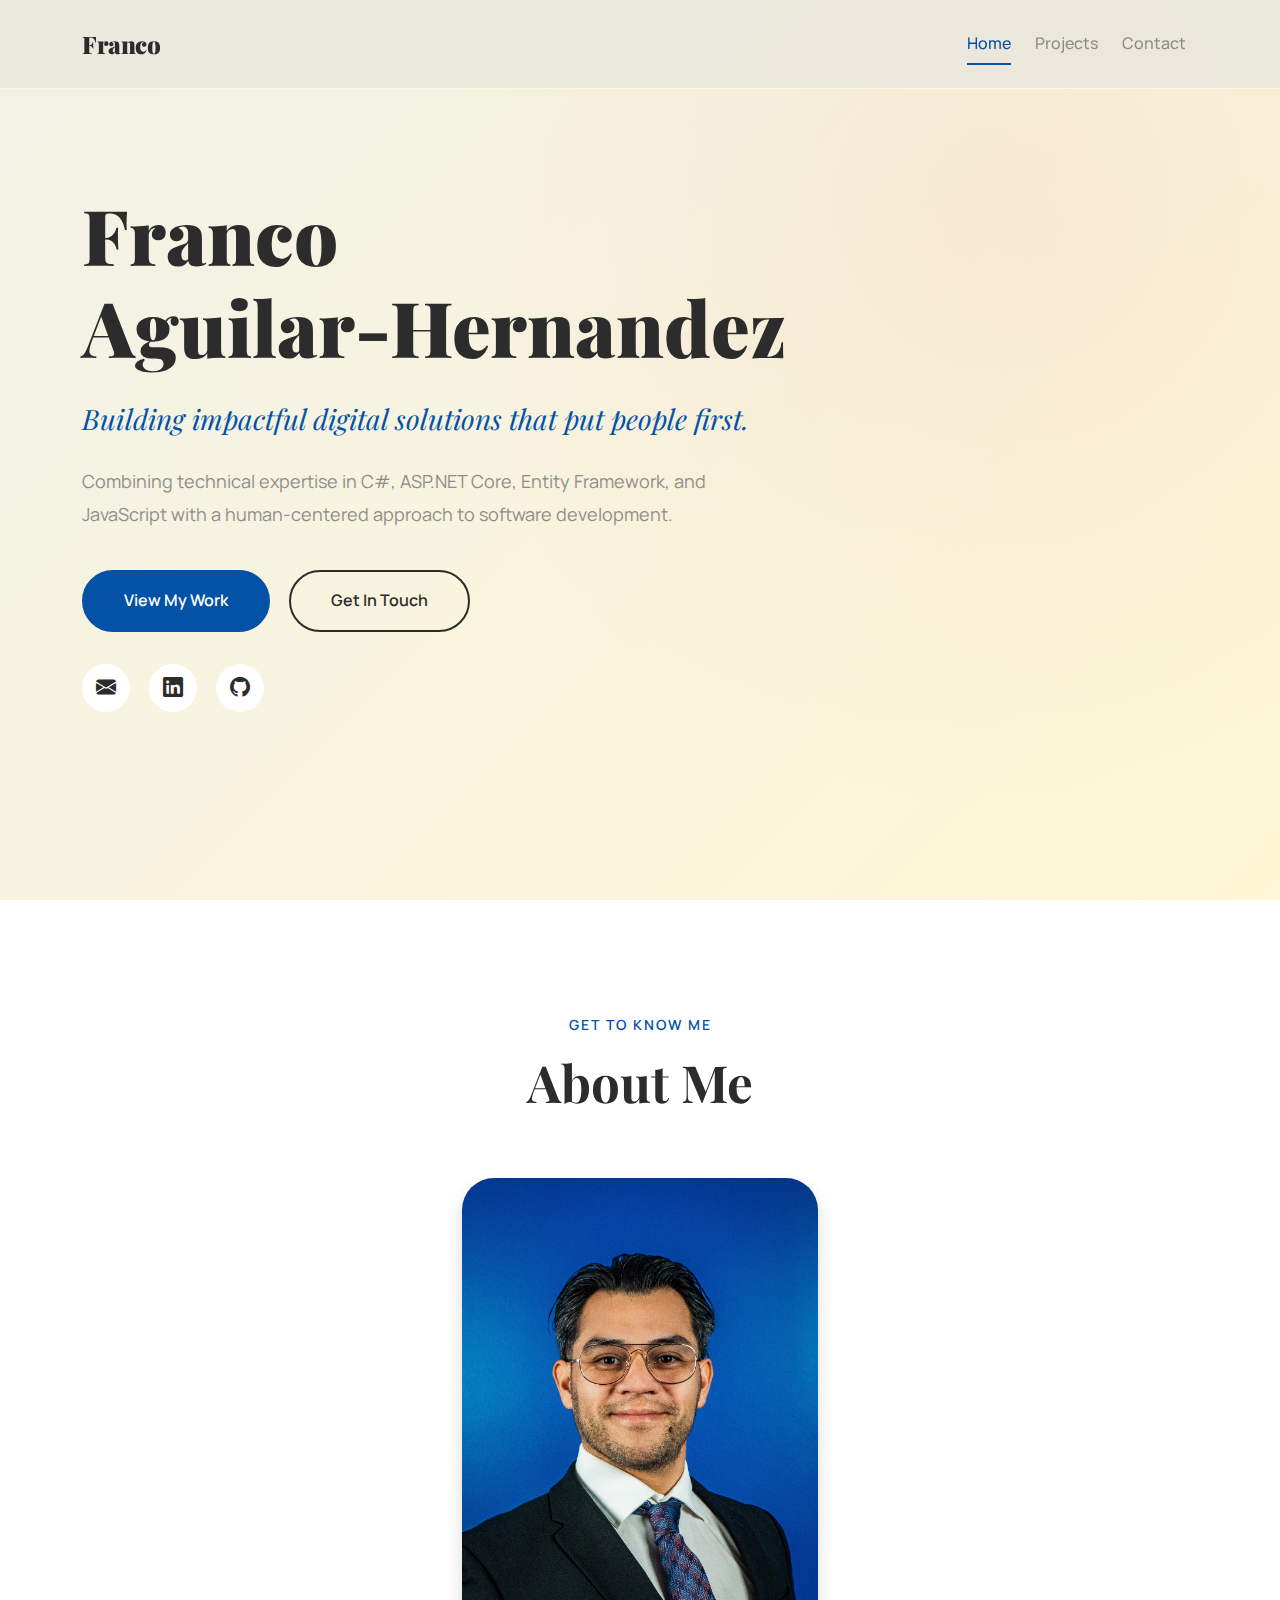
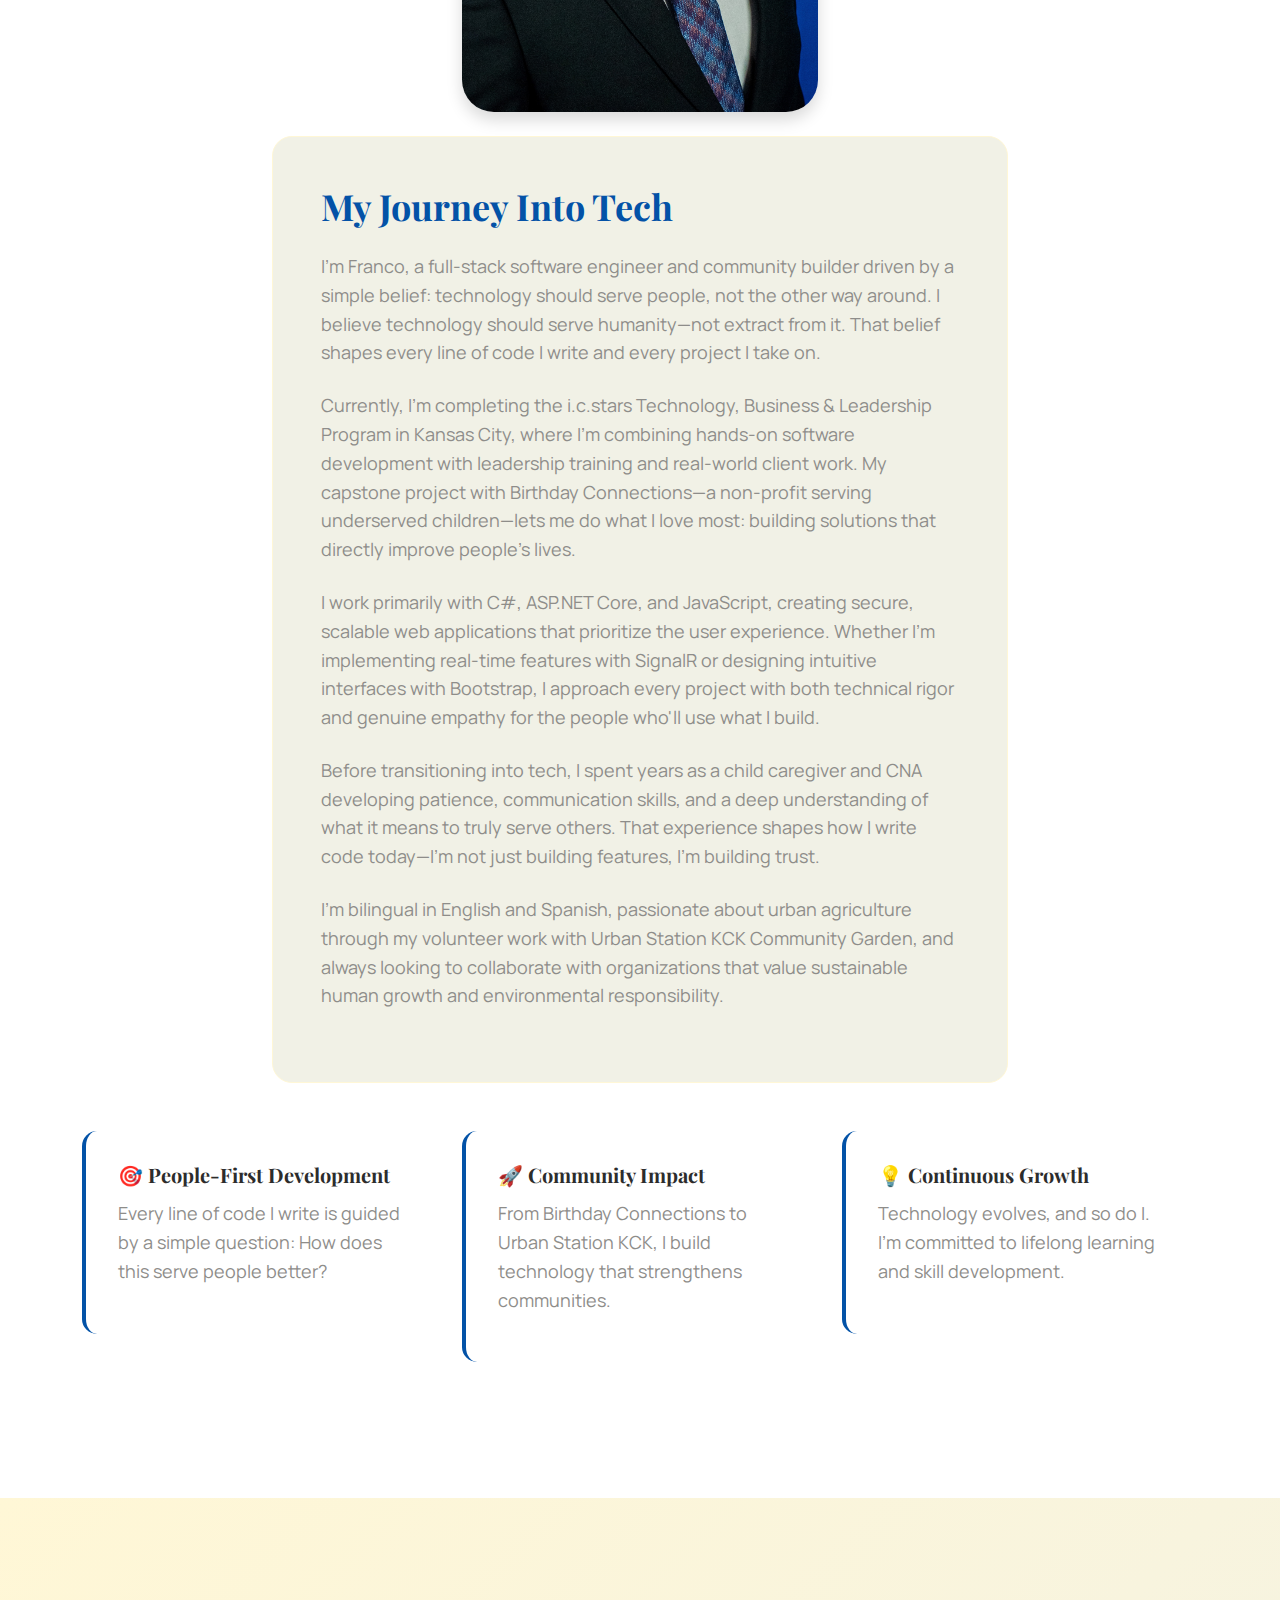
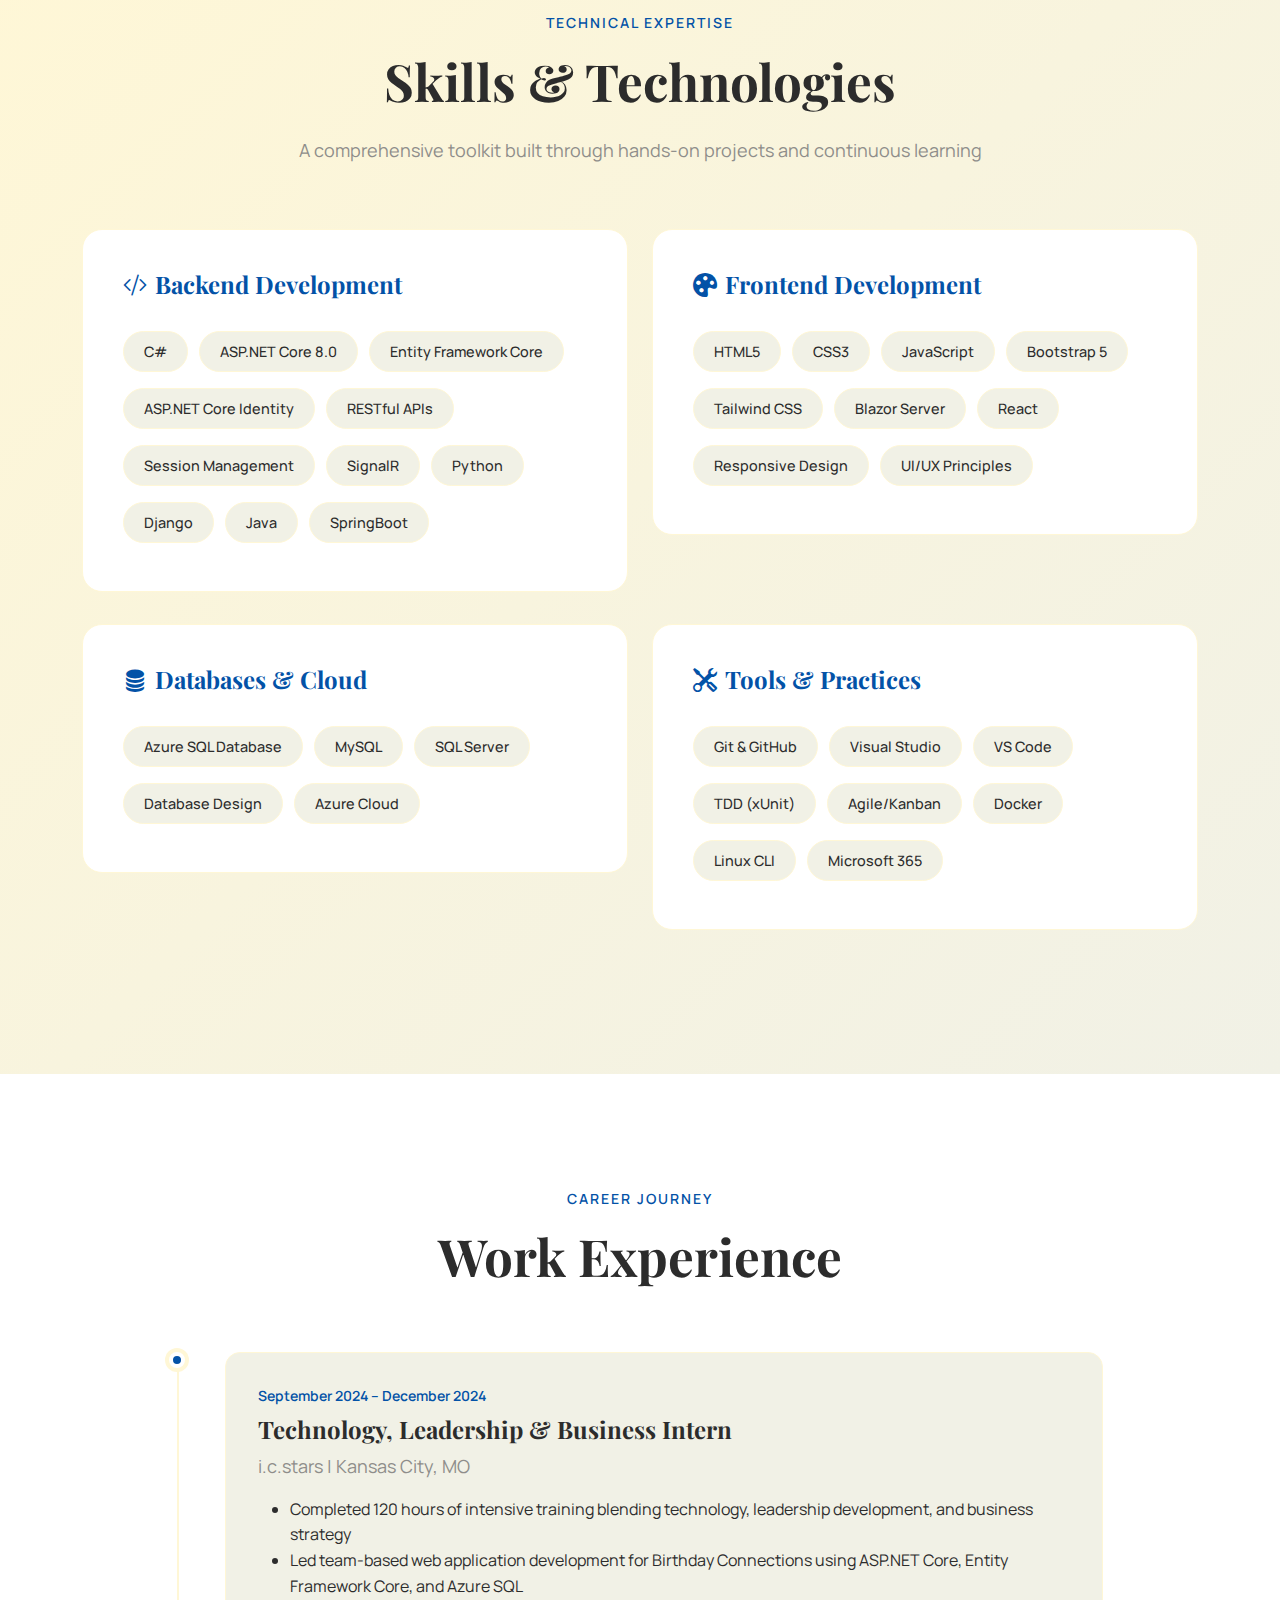
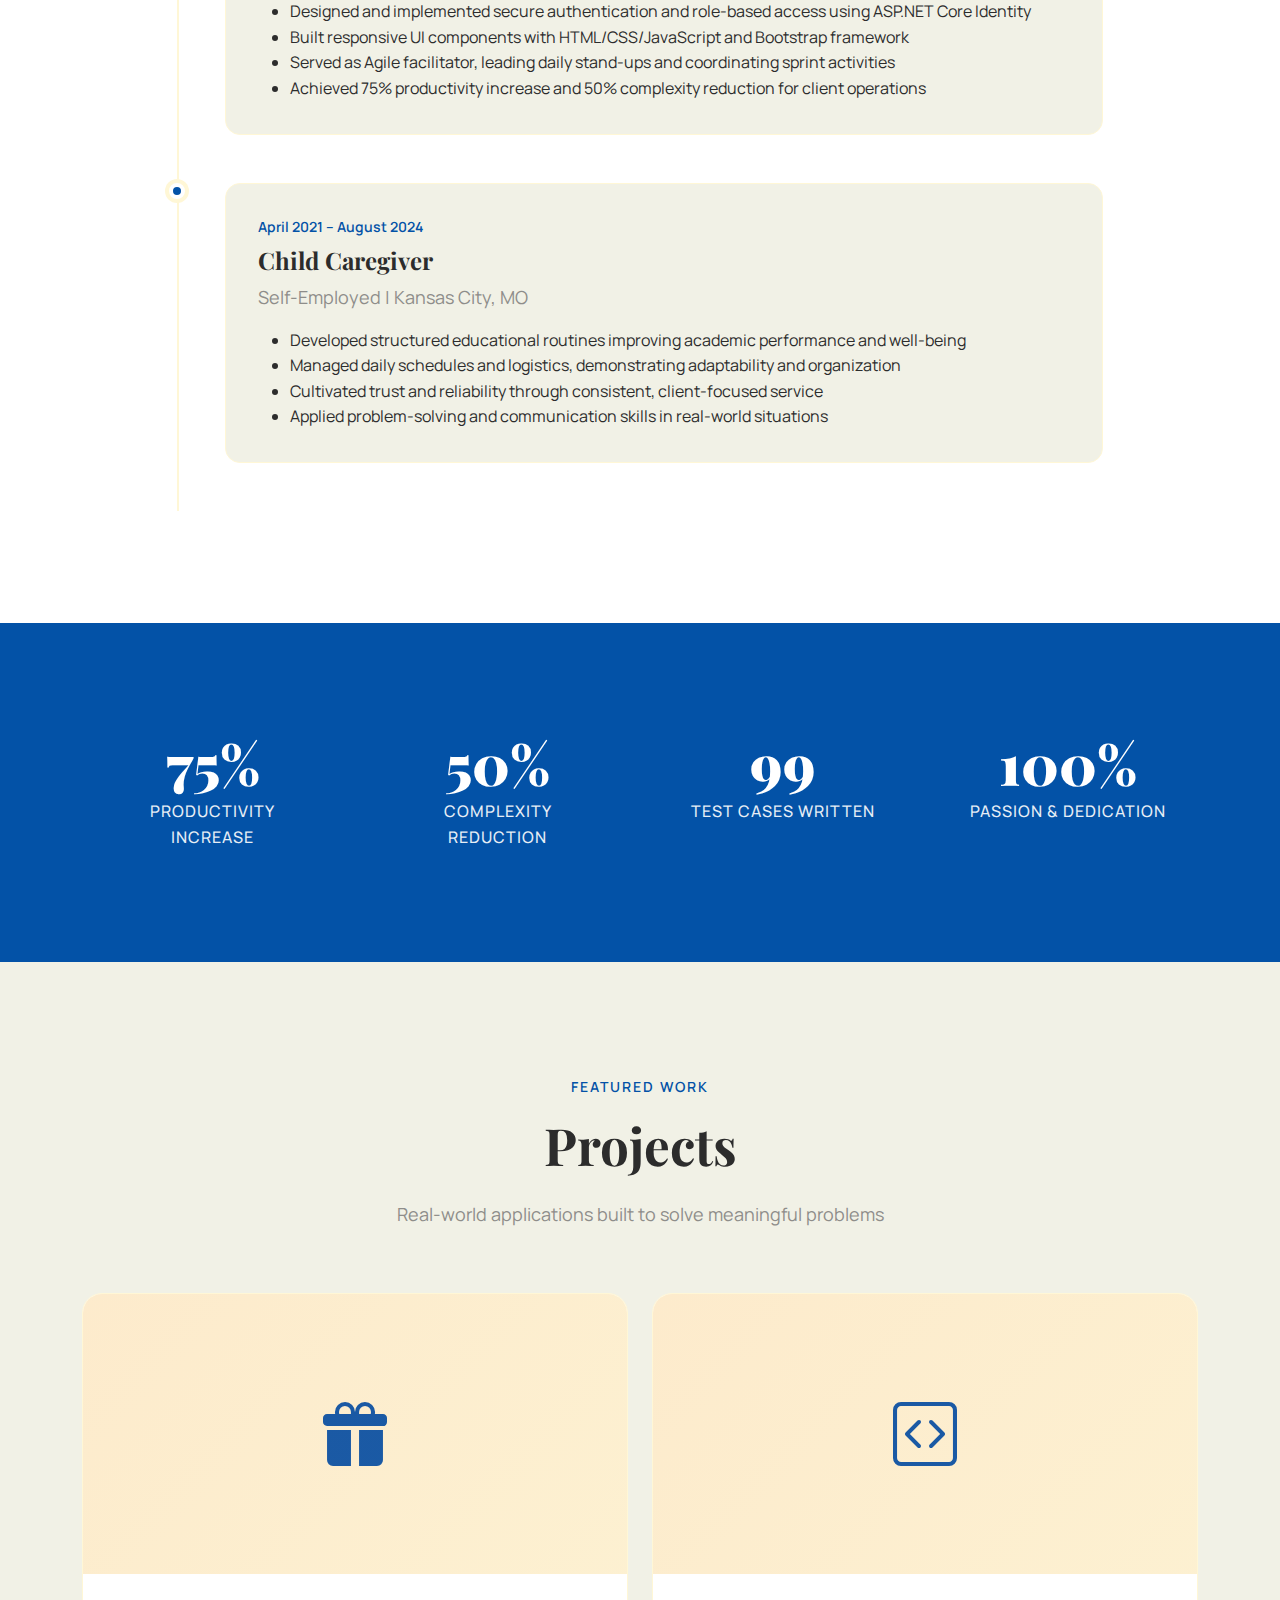
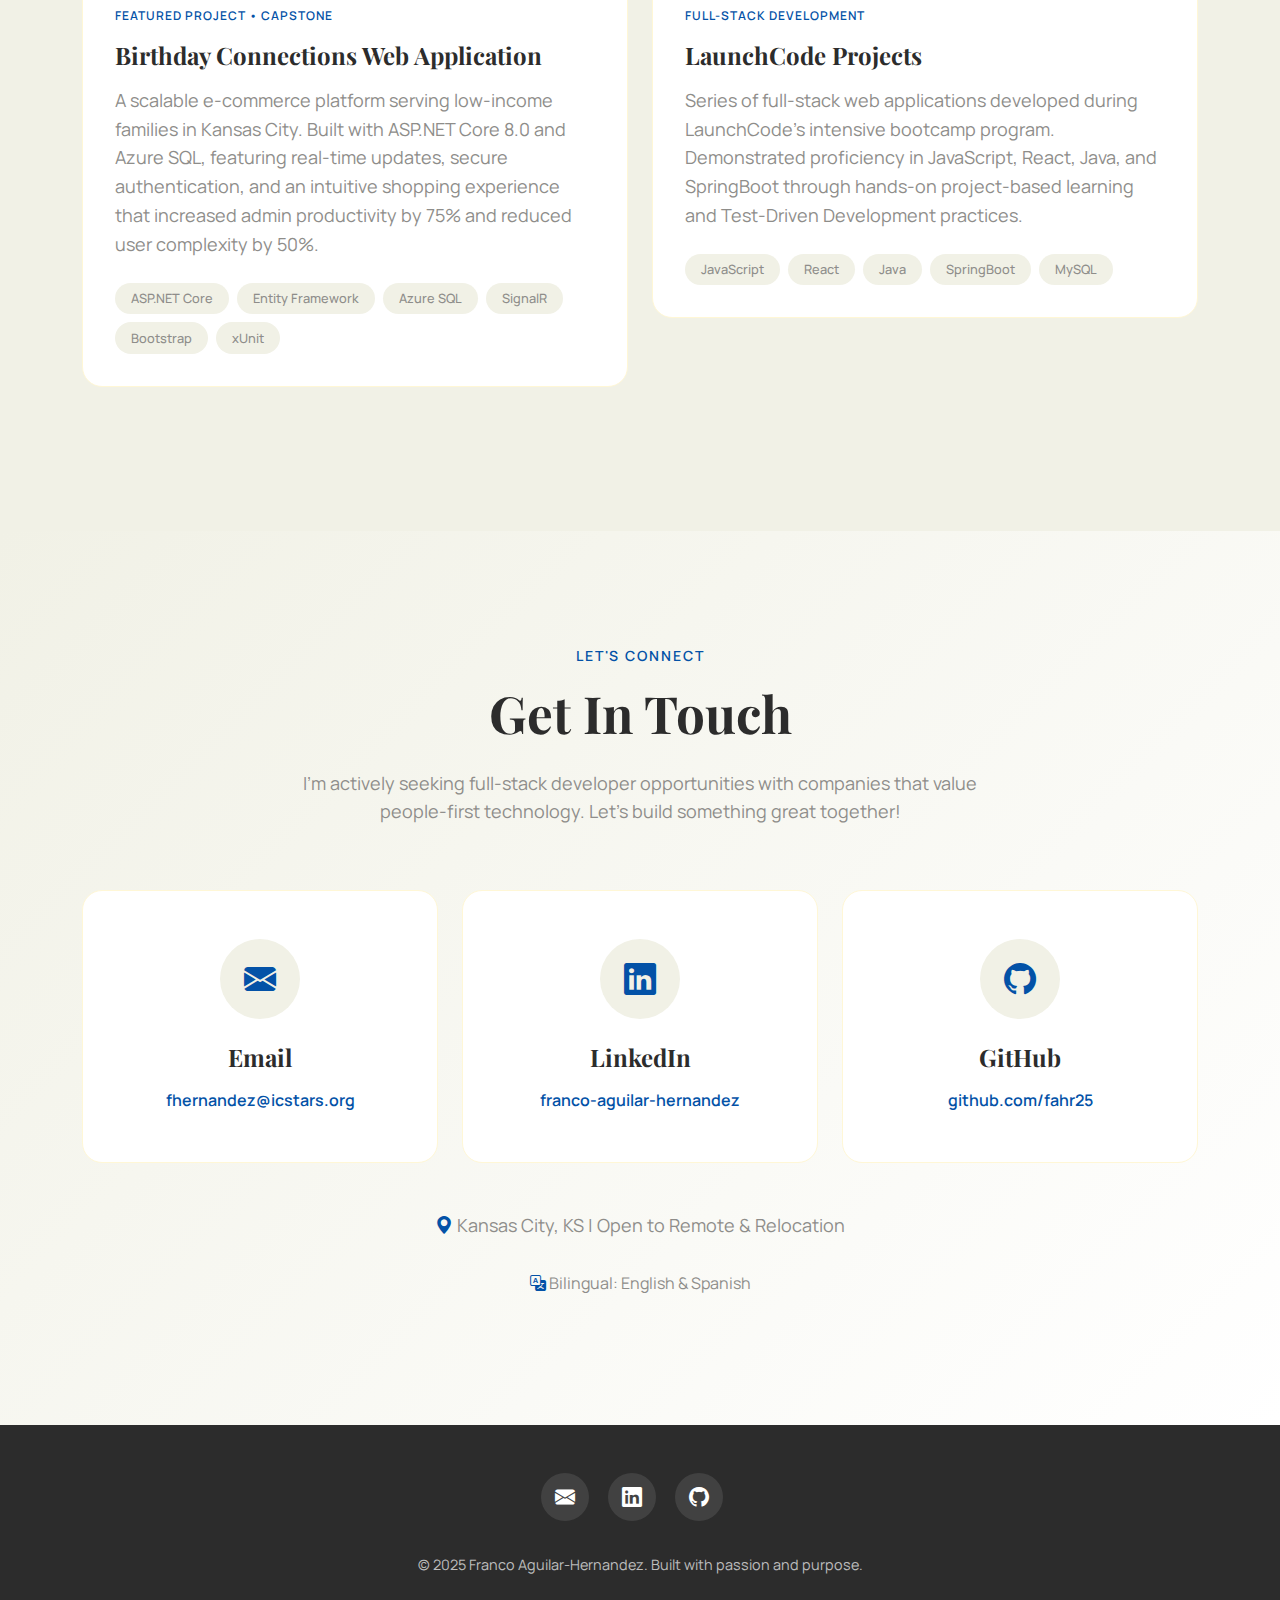
<file: celebrateme.html>
<!DOCTYPE html>
<html lang="en">
  <head>
    <meta charset="UTF-8" />
    <meta name="viewport" content="width=device-width, initial-scale=1.0" />
    <title>Franco Aguilar-Hernandez | Full-Stack Developer</title>

    <!-- Bootstrap -->
    <link
      href="src/bootstrap-5.3.8-dist/css/bootstrap.min.css"
      rel="stylesheet"
    />
    <!-- Bootstrap Icons -->
    <link
      rel="stylesheet"
      href="https://cdn.jsdelivr.net/npm/bootstrap-icons@1.11.1/font/bootstrap-icons.css"
    />

    <link href="src/css/styles.css" rel="stylesheet" />

    <!-- Google Fonts -->
    <link rel="preconnect" href="https://fonts.googleapis.com" />
    <link rel="preconnect" href="https://fonts.gstatic.com" crossorigin />
    <link
      href="https://fonts.googleapis.com/css2?family=Playfair+Display:wght@400;600;700;900&family=Manrope:wght@300;400;500;600;700&display=swap"
      rel="stylesheet"
    />
  </head>

  <body>
    <!-- Navigation -->
    <nav class="navbar navbar-expand-lg navbar-custom fixed-top">
      <div class="container">
        <a class="navbar-brand" href="index.html">Franco</a>
        <button
          class="navbar-toggler"
          type="button"
          data-bs-toggle="collapse"
          data-bs-target="#navbarNav"
          aria-controls="navbarNav"
          aria-expanded="false"
          aria-label="Toggle navigation"
          style="border: 2px solid var(--accent-primary)"
        >
          <span class="navbar-toggler-icon"></span>
        </button>
        <div
          class="collapse navbar-collapse justify-content-end"
          id="navbarNav"
        >
          <ul class="navbar-nav">
            <li class="nav-item">
              <a class="nav-link active" href="index.html">Home</a>
            </li>
            <!-- <li class="nav-item">
              <a class="nav-link" href="#about">About</a>
            </li>
            <li class="nav-item">
              <a class="nav-link" href="#skills">Skills</a>
            </li>
            <li class="nav-item">
              <a class="nav-link" href="#experience">Experience</a>
            </li> -->
            <li class="nav-item">
              <a class="nav-link" href="project.html">Projects</a>
            </li>
            <li class="nav-item">
              <a class="nav-link" href="#contact">Contact</a>
            </li>
          </ul>
        </div>
      </div>
    </nav>

    <!-- Hero Section -->
    <section id="home" class="hero-section">
      <div class="container">
        <div class="row align-items-center">
          <div class="col-lg-12">
            <div class="hero-content">
              <!-- <span class="hero-label">Full-Stack Developer</span> -->
              <h1 class="hero-title">Franco<br />Aguilar-Hernandez</h1>
              <p class="hero-subtitle">
                Building impactful digital solutions that put people first.
              </p>
              <p class="hero-description">
                Combining technical expertise in C#, ASP.NET Core, Entity
                Framework, and JavaScript with a human-centered approach to
                software development.
              </p>
              <div class="hero-buttons">
                <a href="#projects" class="btn-custom-primary">View My Work</a>
                <a href="#contact" class="btn-custom-secondary">Get In Touch</a>
              </div>
              <div class="social-links">
                <a
                  href="mailto:fhernandez@icstars.org"
                  class="social-link"
                  aria-label="Email"
                >
                  <i class="bi bi-envelope-fill"></i>
                </a>
                <a
                  href="https://www.linkedin.com/in/franco-aguilar-hernandez"
                  target="_blank"
                  class="social-link"
                  aria-label="LinkedIn"
                >
                  <i class="bi bi-linkedin"></i>
                </a>
                <a
                  href="https://github.com/fahr25"
                  target="_blank"
                  class="social-link"
                  aria-label="GitHub"
                >
                  <i class="bi bi-github"></i>
                </a>
              </div>
            </div>
          </div>
        </div>
      </div>
    </section>

    <!-- About Section -->
    <section id="about" class="about-section section-padding">
      <div class="container">
        <div class="section-header">
          <span class="section-label">Get to Know Me</span>
          <h2 class="section-title">About Me</h2>
        </div>
        <div class="row justify-content-center mb-4">
          <div class="col-lg-4 text-center">
            <img
              src="assets/images/headshots/_EFC4074-min.jpg"
              class="img-fluid rounded-5 shadow"
              alt="Franco Aguilar-Hernandez"
            />
          </div>
        </div>
        <div class="row">
          <div class="col-lg-8 mx-auto">
            <div class="about-content">
              <h3>My Journey Into Tech</h3>
              <p>
                I'm Franco, a full-stack software engineer and community builder
                driven by a simple belief: technology should serve people, not
                the other way around. I believe technology should serve
                humanity—not extract from it. That belief shapes every line of
                code I write and every project I take on.
              </p>
              <p>
                Currently, I'm completing the i.c.stars Technology, Business &
                Leadership Program in Kansas City, where I'm combining hands-on
                software development with leadership training and real-world
                client work. My capstone project with Birthday Connections—a
                non-profit serving underserved children—lets me do what I love
                most: building solutions that directly improve people's lives.
              </p>
              <p>
                I work primarily with C#, ASP.NET Core, and JavaScript, creating
                secure, scalable web applications that prioritize the user
                experience. Whether I'm implementing real-time features with
                SignalR or designing intuitive interfaces with Bootstrap, I
                approach every project with both technical rigor and genuine
                empathy for the people who'll use what I build.
              </p>
              <p>
                Before transitioning into tech, I spent years as a child
                caregiver and CNA developing patience, communication skills, and
                a deep understanding of what it means to truly serve others.
                That experience shapes how I write code today—I'm not just
                building features, I'm building trust.
              </p>
              <p>
                I'm bilingual in English and Spanish, passionate about urban
                agriculture through my volunteer work with Urban Station KCK
                Community Garden, and always looking to collaborate with
                organizations that value sustainable human growth and
                environmental responsibility.
              </p>
              <!-- <p>
                Today, I combine my technical expertise with my commitment to
                community, creating solutions that empower individuals and local
                businesses to thrive. Whether it's building secure web
                applications or mentoring the next generation of developers, I'm
                dedicated to using technology as a force for good.
              </p> -->
            </div>
          </div>
        </div>
        <div class="row mt-5">
          <div class="col-md-4">
            <div class="value-item">
              <h4>🎯 People-First Development</h4>
              <p>
                Every line of code I write is guided by a simple question: How
                does this serve people better?
              </p>
            </div>
          </div>
          <div class="col-md-4">
            <div class="value-item">
              <h4>🚀 Community Impact</h4>
              <p>
                From Birthday Connections to Urban Station KCK, I build
                technology that strengthens communities.
              </p>
            </div>
          </div>
          <div class="col-md-4">
            <div class="value-item">
              <h4>💡 Continuous Growth</h4>
              <p>
                Technology evolves, and so do I. I'm committed to lifelong
                learning and skill development.
              </p>
            </div>
          </div>
        </div>
      </div>
    </section>

    <!-- Skills Section -->
    <section id="skills" class="skills-section section-padding">
      <div class="container">
        <div class="section-header">
          <span class="section-label">Technical Expertise</span>
          <h2 class="section-title">Skills & Technologies</h2>
          <p class="section-description">
            A comprehensive toolkit built through hands-on projects and
            continuous learning
          </p>
        </div>
        <div class="row">
          <div class="col-lg-6">
            <div class="skill-category">
              <h4><i class="bi bi-code-slash me-2"></i>Backend Development</h4>
              <div class="skills-list">
                <span class="skill-tag">C#</span>
                <span class="skill-tag">ASP.NET Core 8.0</span>
                <span class="skill-tag">Entity Framework Core</span>
                <span class="skill-tag">ASP.NET Core Identity</span>
                <span class="skill-tag">RESTful APIs</span>
                <span class="skill-tag">Session Management</span>
                <span class="skill-tag">SignalR</span>
                <span class="skill-tag">Python</span>
                <span class="skill-tag">Django</span>
                <span class="skill-tag">Java</span>
                <span class="skill-tag">SpringBoot</span>
              </div>
            </div>
          </div>
          <div class="col-lg-6">
            <div class="skill-category">
              <h4>
                <i class="bi bi-palette-fill me-2"></i>Frontend Development
              </h4>
              <div class="skills-list">
                <span class="skill-tag">HTML5</span>
                <span class="skill-tag">CSS3</span>
                <span class="skill-tag">JavaScript</span>
                <span class="skill-tag">Bootstrap 5</span>
                <span class="skill-tag">Tailwind CSS</span>
                <span class="skill-tag">Blazor Server</span>
                <span class="skill-tag">React</span>
                <span class="skill-tag">Responsive Design</span>
                <span class="skill-tag">UI/UX Principles</span>
              </div>
            </div>
          </div>
          <div class="col-lg-6">
            <div class="skill-category">
              <h4><i class="bi bi-database-fill me-2"></i>Databases & Cloud</h4>
              <div class="skills-list">
                <span class="skill-tag">Azure SQL Database</span>
                <span class="skill-tag">MySQL</span>
                <span class="skill-tag">SQL Server</span>
                <span class="skill-tag">Database Design</span>
                <span class="skill-tag">Azure Cloud</span>
              </div>
            </div>
          </div>
          <div class="col-lg-6">
            <div class="skill-category">
              <h4><i class="bi bi-tools me-2"></i>Tools & Practices</h4>
              <div class="skills-list">
                <span class="skill-tag">Git & GitHub</span>
                <span class="skill-tag">Visual Studio</span>
                <span class="skill-tag">VS Code</span>
                <span class="skill-tag">TDD (xUnit)</span>
                <span class="skill-tag">Agile/Kanban</span>
                <span class="skill-tag">Docker</span>
                <span class="skill-tag">Linux CLI</span>
                <span class="skill-tag">Microsoft 365</span>
              </div>
            </div>
          </div>
        </div>
      </div>
    </section>

    <!-- Experience Section -->
    <section id="experience" class="experience-section section-padding">
      <div class="container">
        <div class="section-header">
          <span class="section-label">Career Journey</span>
          <h2 class="section-title">Work Experience</h2>
        </div>
        <div class="row">
          <div class="col-lg-10 mx-auto">
            <div class="timeline">
              <div class="timeline-item">
                <div class="timeline-card">
                  <div class="timeline-date">
                    September 2024 – December 2024
                  </div>
                  <h3 class="timeline-title">
                    Technology, Leadership & Business Intern
                  </h3>
                  <div class="timeline-company">
                    i.c.stars | Kansas City, MO
                  </div>
                  <ul class="mb-0">
                    <li>
                      Completed 120 hours of intensive training blending
                      technology, leadership development, and business strategy
                    </li>
                    <li>
                      Led team-based web application development for Birthday
                      Connections using ASP.NET Core, Entity Framework Core, and
                      Azure SQL
                    </li>
                    <li>
                      Designed and implemented secure authentication and
                      role-based access using ASP.NET Core Identity
                    </li>
                    <li>
                      Built responsive UI components with HTML/CSS/JavaScript
                      and Bootstrap framework
                    </li>
                    <li>
                      Served as Agile facilitator, leading daily stand-ups and
                      coordinating sprint activities
                    </li>
                    <li>
                      Achieved 75% productivity increase and 50% complexity
                      reduction for client operations
                    </li>
                  </ul>
                </div>
              </div>
              <div class="timeline-item">
                <div class="timeline-card">
                  <div class="timeline-date">April 2021 – August 2024</div>
                  <h3 class="timeline-title">Child Caregiver</h3>
                  <div class="timeline-company">
                    Self-Employed | Kansas City, MO
                  </div>
                  <ul class="mb-0">
                    <li>
                      Developed structured educational routines improving
                      academic performance and well-being
                    </li>
                    <li>
                      Managed daily schedules and logistics, demonstrating
                      adaptability and organization
                    </li>
                    <li>
                      Cultivated trust and reliability through consistent,
                      client-focused service
                    </li>
                    <li>
                      Applied problem-solving and communication skills in
                      real-world situations
                    </li>
                  </ul>
                </div>
              </div>
            </div>
          </div>
        </div>
      </div>
    </section>

    <!-- Stats Section -->
    <section class="stats-section">
      <div class="container">
        <div class="row">
          <div class="col-md-3 col-sm-6">
            <div class="stat-card">
              <div class="stat-number">75%</div>
              <div class="stat-label">Productivity Increase</div>
            </div>
          </div>
          <div class="col-md-3 col-sm-6">
            <div class="stat-card">
              <div class="stat-number">50%</div>
              <div class="stat-label">Complexity Reduction</div>
            </div>
          </div>
          <div class="col-md-3 col-sm-6">
            <div class="stat-card">
              <div class="stat-number">99</div>
              <div class="stat-label">Test Cases Written</div>
            </div>
          </div>
          <div class="col-md-3 col-sm-6">
            <div class="stat-card">
              <div class="stat-number">100%</div>
              <div class="stat-label">Passion & Dedication</div>
            </div>
          </div>
        </div>
      </div>
    </section>

    <!-- Projects Section -->
    <section id="projects" class="projects-section section-padding">
      <div class="container">
        <div class="section-header">
          <span class="section-label">Featured Work</span>
          <h2 class="section-title">Projects</h2>
          <p class="section-description">
            Real-world applications built to solve meaningful problems
          </p>
        </div>
        <div class="row">
          <div class="col-lg-6">
            <div class="project-card">
              <div class="project-image">
                <i class="bi bi-gift-fill"></i>
              </div>
              <div class="project-content">
                <div class="project-label">Featured Project • Capstone</div>
                <h3 class="project-title">
                  Birthday Connections Web Application
                </h3>
                <p>
                  A scalable e-commerce platform serving low-income families in
                  Kansas City. Built with ASP.NET Core 8.0 and Azure SQL,
                  featuring real-time updates, secure authentication, and an
                  intuitive shopping experience that increased admin
                  productivity by 75% and reduced user complexity by 50%.
                </p>
                <div class="project-tech">
                  <span class="tech-badge">ASP.NET Core</span>
                  <span class="tech-badge">Entity Framework</span>
                  <span class="tech-badge">Azure SQL</span>
                  <span class="tech-badge">SignalR</span>
                  <span class="tech-badge">Bootstrap</span>
                  <span class="tech-badge">xUnit</span>
                </div>
              </div>
            </div>
          </div>
          <div class="col-lg-6">
            <div class="project-card">
              <div class="project-image">
                <i class="bi bi-code-square"></i>
              </div>
              <div class="project-content">
                <div class="project-label">Full-Stack Development</div>
                <h3 class="project-title">LaunchCode Projects</h3>
                <p>
                  Series of full-stack web applications developed during
                  LaunchCode's intensive bootcamp program. Demonstrated
                  proficiency in JavaScript, React, Java, and SpringBoot through
                  hands-on project-based learning and Test-Driven Development
                  practices.
                </p>
                <div class="project-tech">
                  <span class="tech-badge">JavaScript</span>
                  <span class="tech-badge">React</span>
                  <span class="tech-badge">Java</span>
                  <span class="tech-badge">SpringBoot</span>
                  <span class="tech-badge">MySQL</span>
                </div>
              </div>
            </div>
          </div>
        </div>
      </div>
    </section>

    <!-- Contact Section -->
    <section id="contact" class="contact-section">
      <div class="container">
        <div class="section-header">
          <span class="section-label">Let's Connect</span>
          <h2 class="section-title">Get In Touch</h2>
          <p class="section-description">
            I'm actively seeking full-stack developer opportunities with
            companies that value people-first technology. Let's build something
            great together!
          </p>
        </div>
        <div class="row">
          <div class="col-md-4">
            <div class="contact-card">
              <div class="contact-icon">
                <i class="bi bi-envelope-fill"></i>
              </div>
              <h4>Email</h4>
              <a href="mailto:fhernandez@icstars.org" class="contact-link">
                fhernandez@icstars.org
              </a>
            </div>
          </div>
          <div class="col-md-4">
            <div class="contact-card">
              <div class="contact-icon">
                <i class="bi bi-linkedin"></i>
              </div>
              <h4>LinkedIn</h4>
              <a
                href="https://www.linkedin.com/in/franco-aguilar-hernandez"
                target="_blank"
                class="contact-link"
              >
                franco-aguilar-hernandez
              </a>
            </div>
          </div>
          <div class="col-md-4">
            <div class="contact-card">
              <div class="contact-icon">
                <i class="bi bi-github"></i>
              </div>
              <h4>GitHub</h4>
              <a
                href="https://github.com/fahr25"
                target="_blank"
                class="contact-link"
              >
                github.com/fahr25
              </a>
            </div>
          </div>
        </div>
        <div class="row mt-5">
          <div class="col-lg-8 mx-auto text-center">
            <p
              style="
                font-size: 1.125rem;
                color: var(--text-secondary);
                margin-bottom: 2rem;
              "
            >
              <i
                class="bi bi-geo-alt-fill"
                style="color: var(--accent-primary)"
              ></i>
              Kansas City, KS | Open to Remote & Relocation
            </p>
            <p style="font-size: 1rem; color: var(--text-secondary)">
              <i
                class="bi bi-translate"
                style="color: var(--accent-primary)"
              ></i>
              Bilingual: English & Spanish
            </p>
          </div>
        </div>
      </div>
    </section>

    <!-- Footer -->
    <footer class="footer">
      <div class="container">
        <div class="footer-content">
          <div class="footer-social">
            <a
              href="mailto:fhernandez@icstars.org"
              class="social-link"
              aria-label="Email"
            >
              <i class="bi bi-envelope-fill"></i>
            </a>
            <a
              href="https://www.linkedin.com/in/franco-aguilar-hernandez"
              target="_blank"
              class="social-link"
              aria-label="LinkedIn"
            >
              <i class="bi bi-linkedin"></i>
            </a>
            <a
              href="https://github.com/fahr25"
              target="_blank"
              class="social-link"
              aria-label="GitHub"
            >
              <i class="bi bi-github"></i>
            </a>
          </div>
          <p class="footer-text">
            © 2025 Franco Aguilar-Hernandez. Built with passion and purpose.
          </p>
        </div>
      </div>
    </footer>

    <!-- Bootstrap Bundle with Popper -->
    <script src="https://cdn.jsdelivr.net/npm/bootstrap@5.3.2/dist/js/bootstrap.bundle.min.js"></script>

    <!-- Custom JavaScript -->
    <script href="src/js/script.js"></script>
  </body>
</html>
</file>
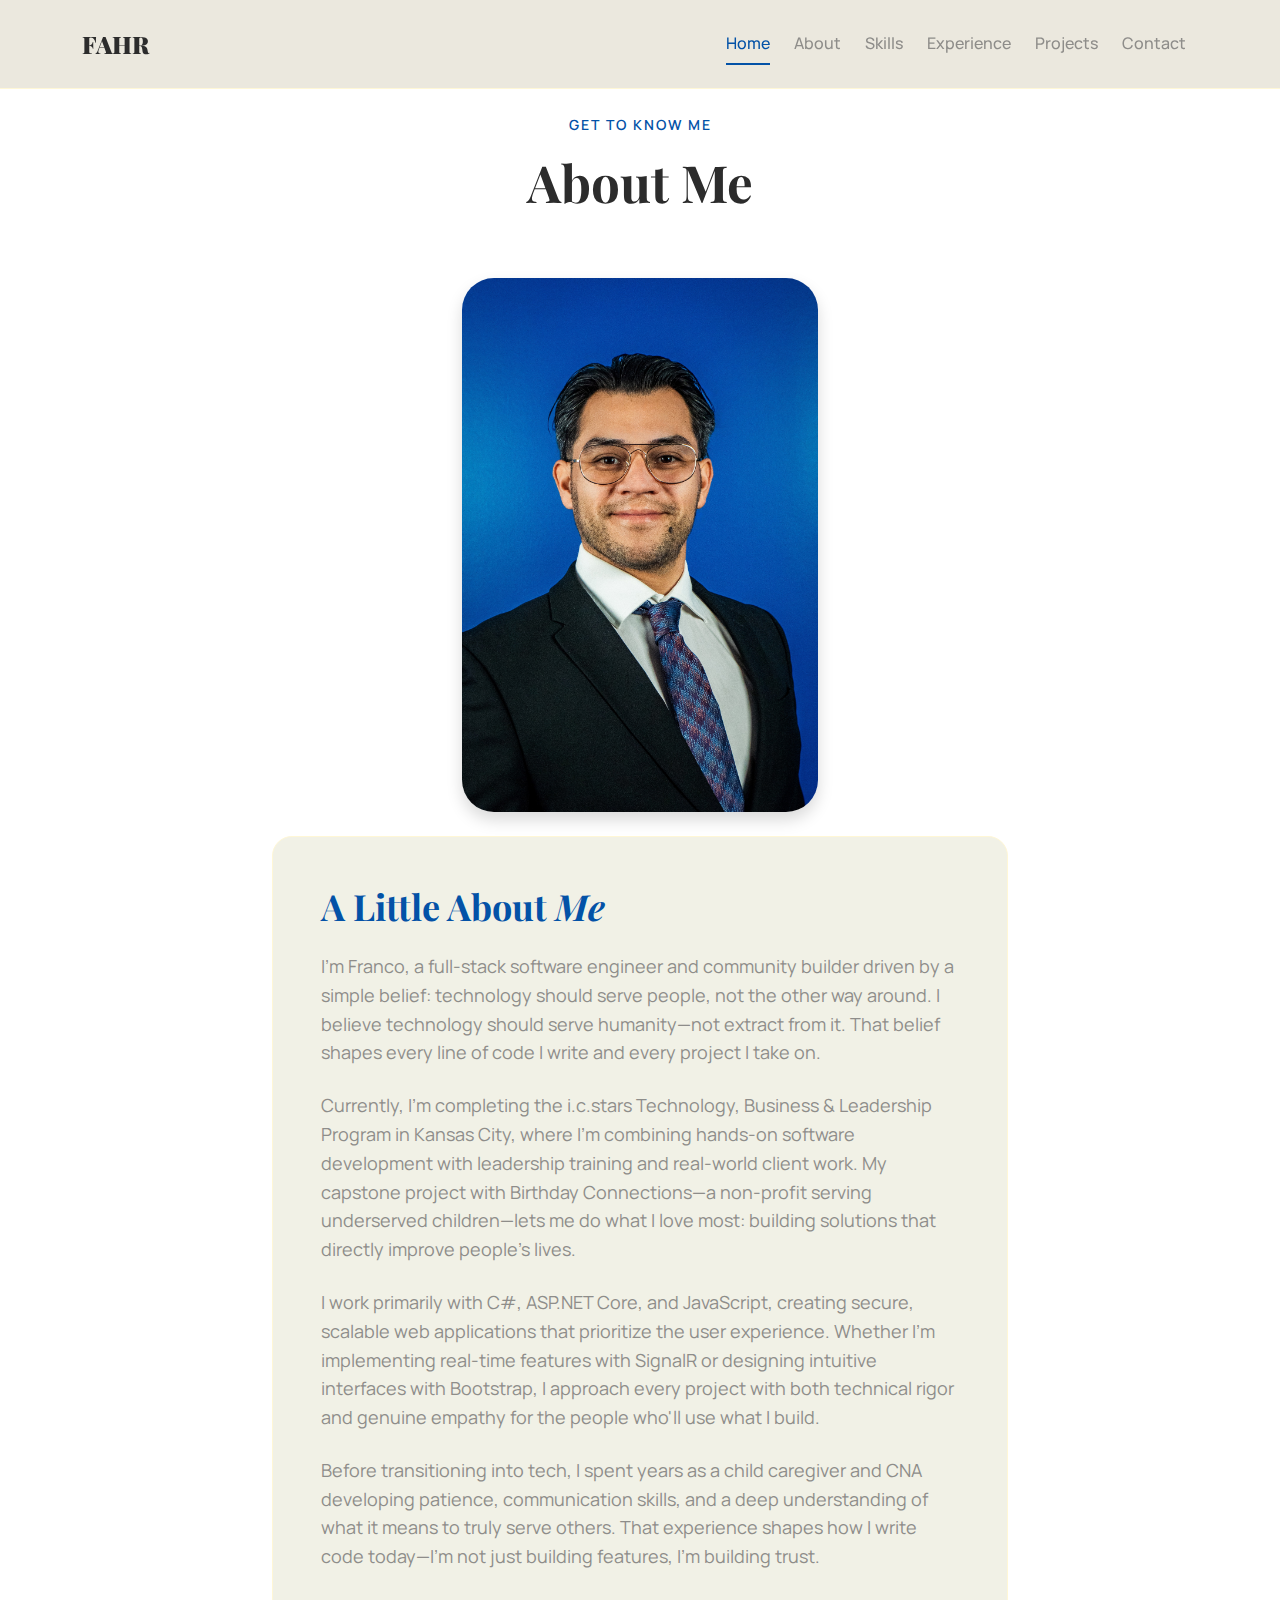
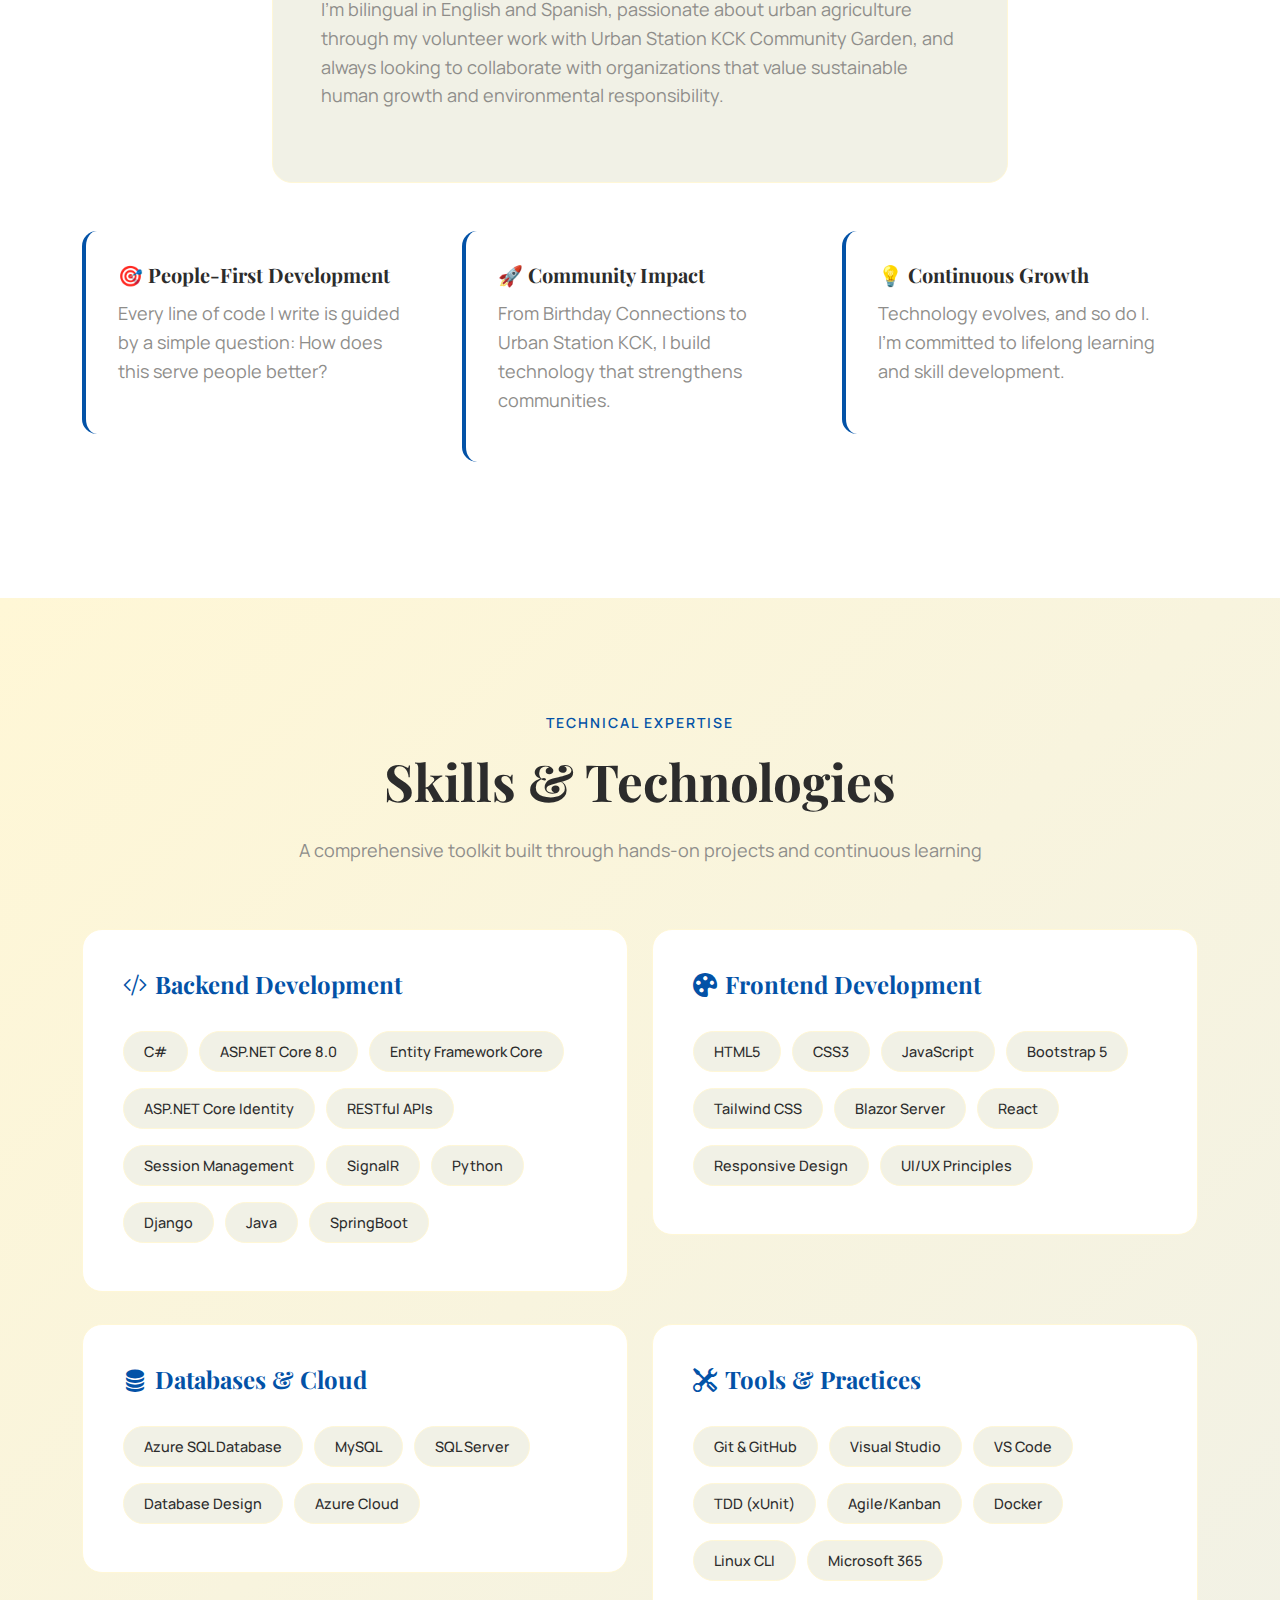
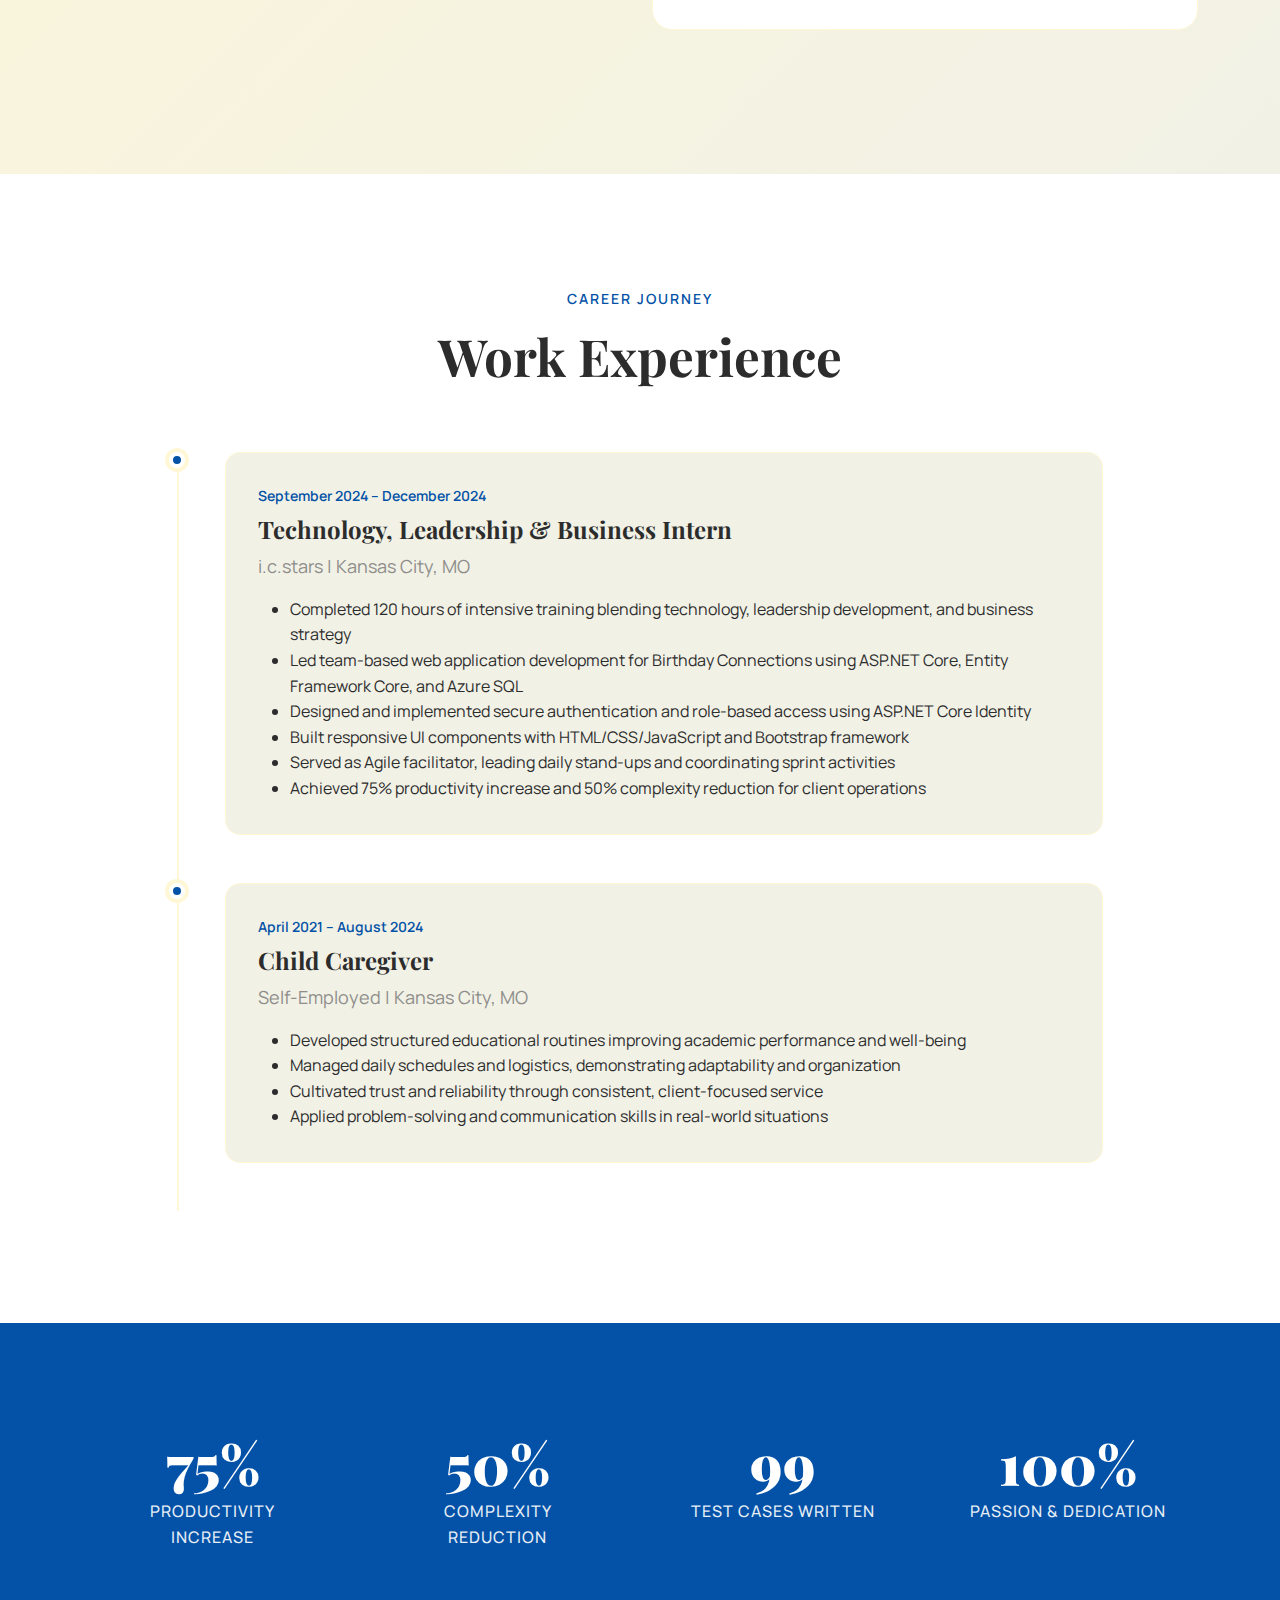
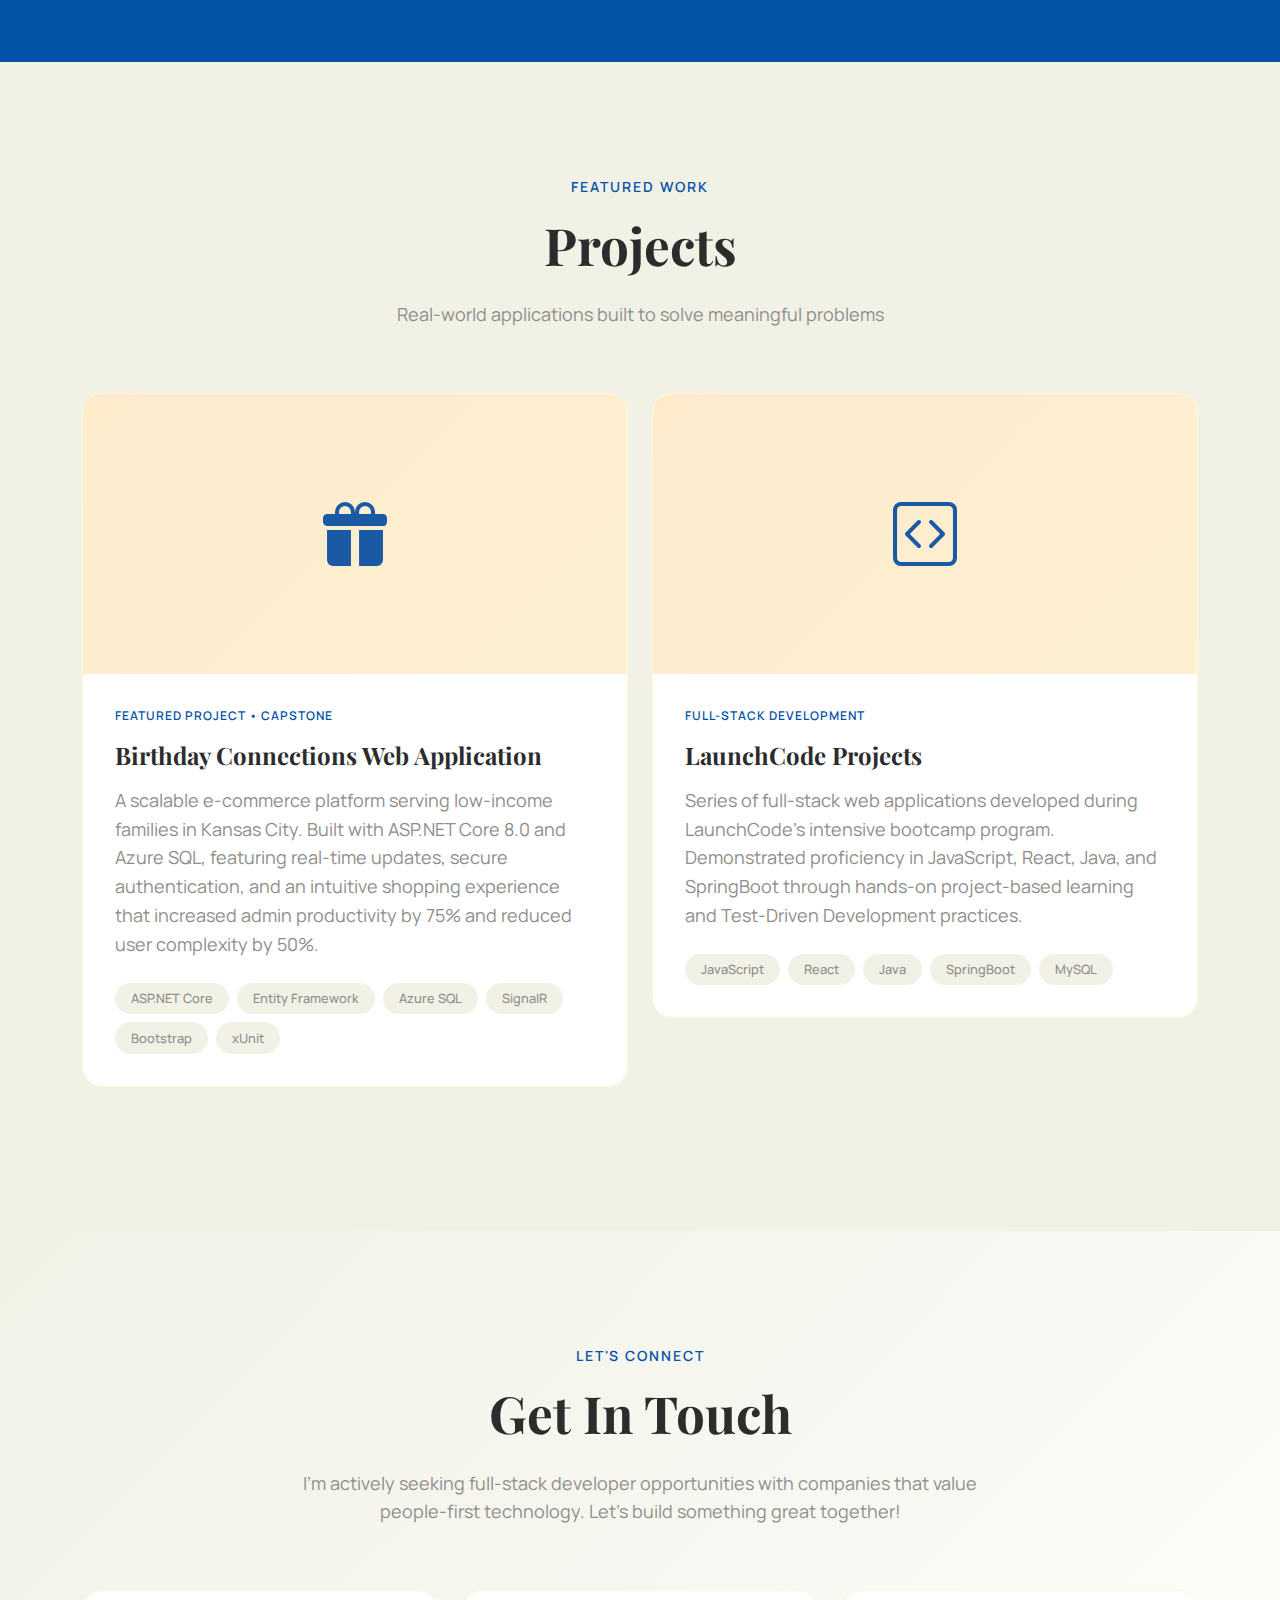
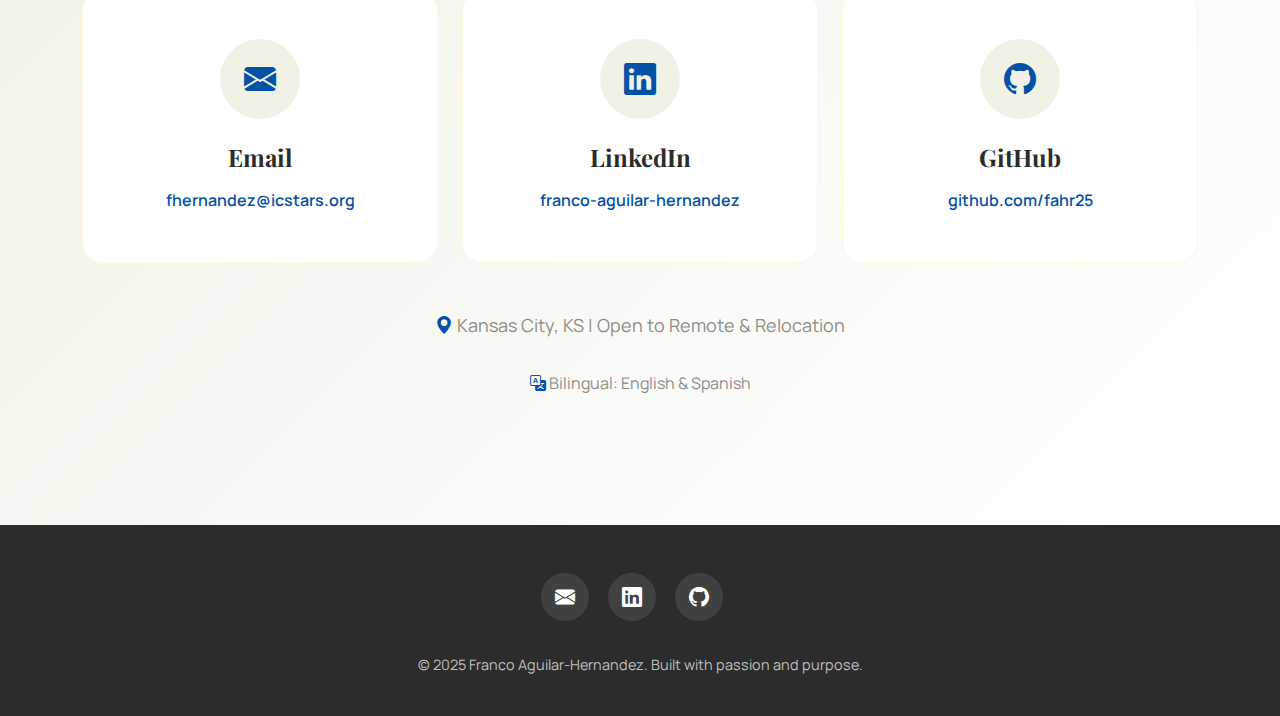
<file: project.html>
<!DOCTYPE html>
<html lang="en">
  <head>
    <meta charset="UTF-8" />
    <meta name="viewport" content="width=device-width, initial-scale=1.0" />
    <title>Franco Aguilar-Hernandez | Full-Stack Developer</title>

    <!-- Bootstrap -->
    <link
      href="src/bootstrap-5.3.8-dist/css/bootstrap.min.css"
      rel="stylesheet"
    />
    <!-- Bootstrap Icons -->
    <link
      rel="stylesheet"
      href="https://cdn.jsdelivr.net/npm/bootstrap-icons@1.11.1/font/bootstrap-icons.css"
    />

    <link href="src/css/styles.css" rel="stylesheet" />

    <!-- Google Fonts -->
    <link rel="preconnect" href="https://fonts.googleapis.com" />
    <link rel="preconnect" href="https://fonts.gstatic.com" crossorigin />
    <link
      href="https://fonts.googleapis.com/css2?family=Playfair+Display:wght@400;600;700;900&family=Manrope:wght@300;400;500;600;700&display=swap"
      rel="stylesheet"
    />
  </head>

  <body>
    <!-- Navigation -->
    <nav class="navbar navbar-expand-lg navbar-custom fixed-top">
      <div class="container">
        <a class="navbar-brand" href="index.html">FAHR</a>
        <button
          class="navbar-toggler"
          type="button"
          data-bs-toggle="collapse"
          data-bs-target="#navbarNav"
          aria-controls="navbarNav"
          aria-expanded="false"
          aria-label="Toggle navigation"
          style="border: 2px solid var(--accent-primary)"
        >
          <span class="navbar-toggler-icon"></span>
        </button>
        <div
          class="collapse navbar-collapse justify-content-end"
          id="navbarNav"
        >
          <ul class="navbar-nav">
            <li class="nav-item">
              <a class="nav-link active" href="index.html">Home</a>
            </li>
            <li class="nav-item">
              <a class="nav-link" href="about.html">About</a>
            </li>
            <li class="nav-item">
              <a class="nav-link" href="#skills">Skills</a>
            </li>
            <li class="nav-item">
              <a class="nav-link" href="#experience">Experience</a>
            </li>
            <li class="nav-item">
              <a class="nav-link" href="#projects">Projects</a>
            </li>
            <li class="nav-item">
              <a class="nav-link" href="#contact">Contact</a>
            </li>
          </ul>
        </div>
      </div>
    </nav>

    <!-- Hero Section -->
    <!-- <section id="home" class="hero-section">
      <div class="container">
        <div class="row align-items-center">
          <div class="col-lg-12">
            <div class="hero-content">
              <h1 class="hero-title">Franco<br />Aguilar-Hernandez</h1>
              <p class="hero-subtitle">
                Building impactful digital solutions that put people first.
              </p>
              <p class="hero-description">
                Combining technical expertise in C#, ASP.NET Core, Entity
                Framework, and JavaScript with a human-centered approach to
                software development.
              </p>
              <div class="hero-buttons">
                <a href="#projects" class="btn-custom-primary">View My Work</a>
                <a href="#contact" class="btn-custom-secondary">Get In Touch</a>
              </div>
              <div class="social-links">
                <a
                  href="mailto:fhernandez@icstars.org"
                  class="social-link"
                  aria-label="Email"
                >
                  <i class="bi bi-envelope-fill"></i>
                </a>
                <a
                  href="https://www.linkedin.com/in/franco-aguilar-hernandez"
                  target="_blank"
                  class="social-link"
                  aria-label="LinkedIn"
                >
                  <i class="bi bi-linkedin"></i>
                </a>
                <a
                  href="https://github.com/fahr25"
                  target="_blank"
                  class="social-link"
                  aria-label="GitHub"
                >
                  <i class="bi bi-github"></i>
                </a>
              </div>
            </div>
          </div>
        </div>
      </div>
    </section> -->
    

    <!-- About Section -->
    <section id="about" class="about-section section-padding">
      <div class="container">
        <div class="section-header">
          <span class="section-label">Get to Know Me</span>
          <h2 class="section-title">About Me</h2>
        </div>
        <div class="row justify-content-center mb-4">
          <div class="col-lg-4 text-center">
            <img
              src="assets/images/headshots/_EFC4074-min.jpg"
              class="img-fluid rounded-5 shadow"
              alt="Franco Aguilar-Hernandez"
            />
          </div>
        </div>
        <div class="row">
          <div class="col-lg-8 mx-auto">
            <div class="about-content">
              <h3>A Little About <em>Me</em></h3>
              <p>
                I'm Franco, a full-stack software engineer and community builder
                driven by a simple belief: technology should serve people, not
                the other way around. I believe technology should serve
                humanity—not extract from it. That belief shapes every line of
                code I write and every project I take on.
              </p>
              <p>
                Currently, I'm completing the i.c.stars Technology, Business &
                Leadership Program in Kansas City, where I'm combining hands-on
                software development with leadership training and real-world
                client work. My capstone project with Birthday Connections—a
                non-profit serving underserved children—lets me do what I love
                most: building solutions that directly improve people's lives.
              </p>
              <p>
                I work primarily with C#, ASP.NET Core, and JavaScript, creating
                secure, scalable web applications that prioritize the user
                experience. Whether I'm implementing real-time features with
                SignalR or designing intuitive interfaces with Bootstrap, I
                approach every project with both technical rigor and genuine
                empathy for the people who'll use what I build.
              </p>
              <p>
                Before transitioning into tech, I spent years as a child
                caregiver and CNA developing patience, communication skills, and
                a deep understanding of what it means to truly serve others.
                That experience shapes how I write code today—I'm not just
                building features, I'm building trust.
              </p>
              <p>
                I'm bilingual in English and Spanish, passionate about urban
                agriculture through my volunteer work with Urban Station KCK
                Community Garden, and always looking to collaborate with
                organizations that value sustainable human growth and
                environmental responsibility.
              </p>
              <!-- <p>
                Today, I combine my technical expertise with my commitment to
                community, creating solutions that empower individuals and local
                businesses to thrive. Whether it's building secure web
                applications or mentoring the next generation of developers, I'm
                dedicated to using technology as a force for good.
              </p> -->
            </div>
          </div>
        </div>
        <div class="row mt-5">
          <div class="col-md-4">
            <div class="value-item">
              <h4>🎯 People-First Development</h4>
              <p>
                Every line of code I write is guided by a simple question: How
                does this serve people better?
              </p>
            </div>
          </div>
          <div class="col-md-4">
            <div class="value-item">
              <h4>🚀 Community Impact</h4>
              <p>
                From Birthday Connections to Urban Station KCK, I build
                technology that strengthens communities.
              </p>
            </div>
          </div>
          <div class="col-md-4">
            <div class="value-item">
              <h4>💡 Continuous Growth</h4>
              <p>
                Technology evolves, and so do I. I'm committed to lifelong
                learning and skill development.
              </p>
            </div>
          </div>
        </div>
      </div>
    </section>

    <!-- Skills Section -->
    <section id="skills" class="skills-section section-padding">
      <div class="container">
        <div class="section-header">
          <span class="section-label">Technical Expertise</span>
          <h2 class="section-title">Skills & Technologies</h2>
          <p class="section-description">
            A comprehensive toolkit built through hands-on projects and
            continuous learning
          </p>
        </div>
        <div class="row">
          <div class="col-lg-6">
            <div class="skill-category">
              <h4><i class="bi bi-code-slash me-2"></i>Backend Development</h4>
              <div class="skills-list">
                <span class="skill-tag">C#</span>
                <span class="skill-tag">ASP.NET Core 8.0</span>
                <span class="skill-tag">Entity Framework Core</span>
                <span class="skill-tag">ASP.NET Core Identity</span>
                <span class="skill-tag">RESTful APIs</span>
                <span class="skill-tag">Session Management</span>
                <span class="skill-tag">SignalR</span>
                <span class="skill-tag">Python</span>
                <span class="skill-tag">Django</span>
                <span class="skill-tag">Java</span>
                <span class="skill-tag">SpringBoot</span>
              </div>
            </div>
          </div>
          <div class="col-lg-6">
            <div class="skill-category">
              <h4>
                <i class="bi bi-palette-fill me-2"></i>Frontend Development
              </h4>
              <div class="skills-list">
                <span class="skill-tag">HTML5</span>
                <span class="skill-tag">CSS3</span>
                <span class="skill-tag">JavaScript</span>
                <span class="skill-tag">Bootstrap 5</span>
                <span class="skill-tag">Tailwind CSS</span>
                <span class="skill-tag">Blazor Server</span>
                <span class="skill-tag">React</span>
                <span class="skill-tag">Responsive Design</span>
                <span class="skill-tag">UI/UX Principles</span>
              </div>
            </div>
          </div>
          <div class="col-lg-6">
            <div class="skill-category">
              <h4><i class="bi bi-database-fill me-2"></i>Databases & Cloud</h4>
              <div class="skills-list">
                <span class="skill-tag">Azure SQL Database</span>
                <span class="skill-tag">MySQL</span>
                <span class="skill-tag">SQL Server</span>
                <span class="skill-tag">Database Design</span>
                <span class="skill-tag">Azure Cloud</span>
              </div>
            </div>
          </div>
          <div class="col-lg-6">
            <div class="skill-category">
              <h4><i class="bi bi-tools me-2"></i>Tools & Practices</h4>
              <div class="skills-list">
                <span class="skill-tag">Git & GitHub</span>
                <span class="skill-tag">Visual Studio</span>
                <span class="skill-tag">VS Code</span>
                <span class="skill-tag">TDD (xUnit)</span>
                <span class="skill-tag">Agile/Kanban</span>
                <span class="skill-tag">Docker</span>
                <span class="skill-tag">Linux CLI</span>
                <span class="skill-tag">Microsoft 365</span>
              </div>
            </div>
          </div>
        </div>
      </div>
    </section>

    <!-- Experience Section -->
    <section id="experience" class="experience-section section-padding">
      <div class="container">
        <div class="section-header">
          <span class="section-label">Career Journey</span>
          <h2 class="section-title">Work Experience</h2>
        </div>
        <div class="row">
          <div class="col-lg-10 mx-auto">
            <div class="timeline">
              <div class="timeline-item">
                <div class="timeline-card">
                  <div class="timeline-date">
                    September 2024 – December 2024
                  </div>
                  <h3 class="timeline-title">
                    Technology, Leadership & Business Intern
                  </h3>
                  <div class="timeline-company">
                    i.c.stars | Kansas City, MO
                  </div>
                  <ul class="mb-0">
                    <li>
                      Completed 120 hours of intensive training blending
                      technology, leadership development, and business strategy
                    </li>
                    <li>
                      Led team-based web application development for Birthday
                      Connections using ASP.NET Core, Entity Framework Core, and
                      Azure SQL
                    </li>
                    <li>
                      Designed and implemented secure authentication and
                      role-based access using ASP.NET Core Identity
                    </li>
                    <li>
                      Built responsive UI components with HTML/CSS/JavaScript
                      and Bootstrap framework
                    </li>
                    <li>
                      Served as Agile facilitator, leading daily stand-ups and
                      coordinating sprint activities
                    </li>
                    <li>
                      Achieved 75% productivity increase and 50% complexity
                      reduction for client operations
                    </li>
                  </ul>
                </div>
              </div>
              <div class="timeline-item">
                <div class="timeline-card">
                  <div class="timeline-date">April 2021 – August 2024</div>
                  <h3 class="timeline-title">Child Caregiver</h3>
                  <div class="timeline-company">
                    Self-Employed | Kansas City, MO
                  </div>
                  <ul class="mb-0">
                    <li>
                      Developed structured educational routines improving
                      academic performance and well-being
                    </li>
                    <li>
                      Managed daily schedules and logistics, demonstrating
                      adaptability and organization
                    </li>
                    <li>
                      Cultivated trust and reliability through consistent,
                      client-focused service
                    </li>
                    <li>
                      Applied problem-solving and communication skills in
                      real-world situations
                    </li>
                  </ul>
                </div>
              </div>
            </div>
          </div>
        </div>
      </div>
    </section>

    <!-- Stats Section -->
    <section class="stats-section">
      <div class="container">
        <div class="row">
          <div class="col-md-3 col-sm-6">
            <div class="stat-card">
              <div class="stat-number">75%</div>
              <div class="stat-label">Productivity Increase</div>
            </div>
          </div>
          <div class="col-md-3 col-sm-6">
            <div class="stat-card">
              <div class="stat-number">50%</div>
              <div class="stat-label">Complexity Reduction</div>
            </div>
          </div>
          <div class="col-md-3 col-sm-6">
            <div class="stat-card">
              <div class="stat-number">99</div>
              <div class="stat-label">Test Cases Written</div>
            </div>
          </div>
          <div class="col-md-3 col-sm-6">
            <div class="stat-card">
              <div class="stat-number">100%</div>
              <div class="stat-label">Passion & Dedication</div>
            </div>
          </div>
        </div>
      </div>
    </section>

    <!-- Projects Section -->
    <section id="projects" class="projects-section section-padding">
      <div class="container">
        <div class="section-header">
          <span class="section-label">Featured Work</span>
          <h2 class="section-title">Projects</h2>
          <p class="section-description">
            Real-world applications built to solve meaningful problems
          </p>
        </div>
        <div class="row">
          <div class="col-lg-6">
            <div class="project-card">
              <div class="project-image">
                <i class="bi bi-gift-fill"></i>
              </div>
              <div class="project-content">
                <div class="project-label">Featured Project • Capstone</div>
                <h3 class="project-title">
                  Birthday Connections Web Application
                </h3>
                <p>
                  A scalable e-commerce platform serving low-income families in
                  Kansas City. Built with ASP.NET Core 8.0 and Azure SQL,
                  featuring real-time updates, secure authentication, and an
                  intuitive shopping experience that increased admin
                  productivity by 75% and reduced user complexity by 50%.
                </p>
                <div class="project-tech">
                  <span class="tech-badge">ASP.NET Core</span>
                  <span class="tech-badge">Entity Framework</span>
                  <span class="tech-badge">Azure SQL</span>
                  <span class="tech-badge">SignalR</span>
                  <span class="tech-badge">Bootstrap</span>
                  <span class="tech-badge">xUnit</span>
                </div>
              </div>
            </div>
          </div>
          <div class="col-lg-6">
            <div class="project-card">
              <div class="project-image">
                <i class="bi bi-code-square"></i>
              </div>
              <div class="project-content">
                <div class="project-label">Full-Stack Development</div>
                <h3 class="project-title">LaunchCode Projects</h3>
                <p>
                  Series of full-stack web applications developed during
                  LaunchCode's intensive bootcamp program. Demonstrated
                  proficiency in JavaScript, React, Java, and SpringBoot through
                  hands-on project-based learning and Test-Driven Development
                  practices.
                </p>
                <div class="project-tech">
                  <span class="tech-badge">JavaScript</span>
                  <span class="tech-badge">React</span>
                  <span class="tech-badge">Java</span>
                  <span class="tech-badge">SpringBoot</span>
                  <span class="tech-badge">MySQL</span>
                </div>
              </div>
            </div>
          </div>
        </div>
      </div>
    </section>

    <!-- Contact Section -->
    <section id="contact" class="contact-section">
      <div class="container">
        <div class="section-header">
          <span class="section-label">Let's Connect</span>
          <h2 class="section-title">Get In Touch</h2>
          <p class="section-description">
            I'm actively seeking full-stack developer opportunities with
            companies that value people-first technology. Let's build something
            great together!
          </p>
        </div>
        <div class="row">
          <div class="col-md-4">
            <div class="contact-card">
              <div class="contact-icon">
                <i class="bi bi-envelope-fill"></i>
              </div>
              <h4>Email</h4>
              <a href="mailto:fhernandez@icstars.org" class="contact-link">
                fhernandez@icstars.org
              </a>
            </div>
          </div>
          <div class="col-md-4">
            <div class="contact-card">
              <div class="contact-icon">
                <i class="bi bi-linkedin"></i>
              </div>
              <h4>LinkedIn</h4>
              <a
                href="https://www.linkedin.com/in/franco-aguilar-hernandez"
                target="_blank"
                class="contact-link"
              >
                franco-aguilar-hernandez
              </a>
            </div>
          </div>
          <div class="col-md-4">
            <div class="contact-card">
              <div class="contact-icon">
                <i class="bi bi-github"></i>
              </div>
              <h4>GitHub</h4>
              <a
                href="https://github.com/fahr25"
                target="_blank"
                class="contact-link"
              >
                github.com/fahr25
              </a>
            </div>
          </div>
        </div>
        <div class="row mt-5">
          <div class="col-lg-8 mx-auto text-center">
            <p
              style="
                font-size: 1.125rem;
                color: var(--text-secondary);
                margin-bottom: 2rem;
              "
            >
              <i
                class="bi bi-geo-alt-fill"
                style="color: var(--accent-primary)"
              ></i>
              Kansas City, KS | Open to Remote & Relocation
            </p>
            <p style="font-size: 1rem; color: var(--text-secondary)">
              <i
                class="bi bi-translate"
                style="color: var(--accent-primary)"
              ></i>
              Bilingual: English & Spanish
            </p>
          </div>
        </div>
      </div>
    </section>

    <!-- Footer -->
    <footer class="footer">
      <div class="container">
        <div class="footer-content">
          <div class="footer-social">
            <a
              href="mailto:fhernandez@icstars.org"
              class="social-link"
              aria-label="Email"
            >
              <i class="bi bi-envelope-fill"></i>
            </a>
            <a
              href="https://www.linkedin.com/in/franco-aguilar-hernandez"
              target="_blank"
              class="social-link"
              aria-label="LinkedIn"
            >
              <i class="bi bi-linkedin"></i>
            </a>
            <a
              href="https://github.com/fahr25"
              target="_blank"
              class="social-link"
              aria-label="GitHub"
            >
              <i class="bi bi-github"></i>
            </a>
          </div>
          <p class="footer-text">
            © 2025 Franco Aguilar-Hernandez. Built with passion and purpose.
          </p>
        </div>
      </div>
    </footer>

    <!-- Bootstrap Bundle with Popper -->
    <script src="https://cdn.jsdelivr.net/npm/bootstrap@5.3.2/dist/js/bootstrap.bundle.min.js"></script>

    <!-- Custom JavaScript -->
    <script href="src/js/script.js"></script>
  </body>
</html>
</file>
<file: src/css/styles.css>
:root {
  /* Custom Color Palette */
  --color-cream: #F1F1E6;
  --color-tan: #FFF7D6;
  --color-gray: #8e8d8a;
  --color-blue: #0352A7;
  --color-light-blue: #67A8FF;

  /* Semantic Colors */
  --bg-primary: #F1F1E6;
  --bg-secondary: #FFF7D6;
  --text-primary: #2c2c2c;
  --text-secondary: #8e8d8a;
  --accent-primary: #0352A7;
  --accent-secondary: #67A8FF;

  /* Typography */
  --font-display: "Playfair Display", serif;
  --font-body: "Manrope", sans-serif;
}

* {
  margin: 0;
  padding: 0;
  box-sizing: border-box;
}

body {
  font-family: var(--font-body);
  background: var(--bg-primary);
  color: var(--text-primary);
  overflow-x: hidden;
  line-height: 1.6;
}

/* Smooth Scroll */
html {
  scroll-behavior: smooth;
}

/* Typography */
h1,
h2,
h3,
h4,
h5,
h6 {
  font-family: var(--font-display);
  font-weight: 700;
  line-height: 1.2;
}

h1 {
  font-size: clamp(2.5rem, 6vw, 5rem);
}
h2 {
  font-size: clamp(2rem, 4vw, 3.5rem);
}
h3 {
  font-size: clamp(1.5rem, 3vw, 2.25rem);
}

p {
  font-size: clamp(1rem, 2vw, 1.125rem);
  color: var(--text-secondary);
}

/* Custom Navbar */
.navbar-custom {
  background: rgba(234, 231, 220, 0.95);
  backdrop-filter: blur(10px);
  padding: 1.25rem 0;
  border-bottom: 1px solid var(--color-tan);
  transition: all 0.3s ease;
}

.navbar-custom.scrolled {
  padding: 0.75rem 0;
  box-shadow: 0 4px 20px rgba(0, 0, 0, 0.08);
}

.navbar-brand {
  font-family: var(--font-display);
  font-size: 1.5rem;
  font-weight: 900;
  color: var(--text-primary) !important;
  letter-spacing: -0.5px;
}

.nav-link {
  font-family: var(--font-body);
  font-weight: 500;
  color: var(--text-secondary) !important;
  margin: 0 0.75rem;
  padding: 0.5rem 0 !important;
  position: relative;
  transition: color 0.3s ease;
}

.nav-link::after {
  content: "";
  position: absolute;
  bottom: 0;
  left: 0;
  width: 0;
  height: 2px;
  background: var(--accent-primary);
  transition: width 0.3s ease;
}

.nav-link:hover,
.nav-link.active {
  color: var(--accent-primary) !important;
}

.nav-link:hover::after,
.nav-link.active::after {
  width: 100%;
}

/* Hero Section */
.hero-section {
  min-height: 100vh;
  display: flex;
  align-items: center;
  position: relative;
  overflow: hidden;
  background: linear-gradient(
    135deg,
    var(--bg-primary) 0%,
    var(--bg-secondary) 100%
  );
}

.hero-section::before {
  content: "";
  position: absolute;
  top: -50%;
  right: -20%;
  width: 80%;
  height: 150%;
  background: radial-gradient(
    circle,
    rgba(233, 128, 116, 0.1) 0%,
    transparent 70%
  );
  animation: float 20s ease-in-out infinite;
}

@keyframes float {
  0%,
  100% {
    transform: translate(0, 0) rotate(0deg);
  }
  50% {
    transform: translate(-30px, -30px) rotate(5deg);
  }
}

.hero-content {
  position: relative;
  z-index: 2;
  animation: fadeInUp 1s ease-out;
}

@keyframes fadeInUp {
  from {
    opacity: 0;
    transform: translateY(40px);
  }
  to {
    opacity: 1;
    transform: translateY(0);
  }
}

.hero-label {
  display: inline-block;
  font-size: 0.875rem;
  font-weight: 600;
  letter-spacing: 2px;
  text-transform: uppercase;
  color: var(--accent-primary);
  padding: 0.5rem 1.25rem;
  background: white;
  border-radius: 50px;
  margin-bottom: 1.5rem;
  animation: fadeInUp 1s ease-out 0.2s backwards;
}

.hero-title {
  font-weight: 900;
  margin-bottom: 1.5rem;
  animation: fadeInUp 1s ease-out 0.4s backwards;
}

.hero-subtitle {
  font-size: clamp(1.25rem, 2.5vw, 1.75rem);
  color: var(--accent-primary);
  font-family: var(--font-display);
  font-style: italic;
  margin-bottom: 1.5rem;
  animation: fadeInUp 1s ease-out 0.6s backwards;
}

.hero-description {
  font-size: 1.125rem;
  line-height: 1.8;
  max-width: 650px;
  margin-bottom: 2.5rem;
  animation: fadeInUp 1s ease-out 0.8s backwards;
}

/* Buttons */
.btn-custom-primary {
  padding: 1rem 2.5rem;
  font-weight: 600;
  font-size: 1rem;
  background: var(--accent-primary);
  color: white;
  border: 2px solid var(--accent-primary);
  border-radius: 50px;
  transition: all 0.3s ease;
  text-decoration: none;
  display: inline-block;
}

.btn-custom-primary:hover {
  background: transparent;
  color: var(--accent-primary);
  transform: translateY(-3px);
  box-shadow: 0 10px 25px rgba(233, 128, 116, 0.3);
}

.btn-custom-secondary {
  padding: 1rem 2.5rem;
  font-weight: 600;
  font-size: 1rem;
  background: transparent;
  color: var(--text-primary);
  border: 2px solid var(--text-primary);
  border-radius: 50px;
  transition: all 0.3s ease;
  text-decoration: none;
  display: inline-block;
  margin-left: 1rem;
}

.btn-custom-secondary:hover {
  background: var(--text-primary);
  color: var(--bg-primary);
  transform: translateY(-3px);
}

.hero-buttons {
  animation: fadeInUp 1s ease-out 1s backwards;
}

/* Social Links */
.social-links {
  margin-top: 2rem;
  animation: fadeInUp 1s ease-out 1.2s backwards;
}

.social-link {
  display: inline-flex;
  align-items: center;
  justify-content: center;
  width: 48px;
  height: 48px;
  background: white;
  color: var(--text-primary);
  border-radius: 50%;
  margin-right: 1rem;
  text-decoration: none;
  transition: all 0.3s ease;
  font-size: 1.25rem;
}

.social-link:hover {
  background: var(--accent-primary);
  color: white;
  transform: translateY(-5px);
}

/* Section Styles */
.section-padding {
  padding: 7rem 0;
}

.section-header {
  text-align: center;
  margin-bottom: 4rem;
}

.section-label {
  display: inline-block;
  font-size: 0.875rem;
  font-weight: 600;
  letter-spacing: 2px;
  text-transform: uppercase;
  color: var(--accent-primary);
  margin-bottom: 1rem;
}

.section-title {
  margin-bottom: 1.5rem;
}

.section-description {
  max-width: 700px;
  margin: 0 auto;
  font-size: 1.125rem;
}

/* About Section */
.about-section {
  background: white;
}

.about-content {
  background: var(--bg-primary);
  padding: 3rem;
  border-radius: 20px;
  border: 1px solid var(--color-tan);
}

.about-content h3 {
  color: var(--accent-primary);
  margin-bottom: 1.5rem;
}

.about-content p {
  margin-bottom: 1.5rem;
}

.value-item {
  background: white;
  padding: 2rem;
  border-radius: 15px;
  margin-bottom: 1.5rem;
  border-left: 4px solid var(--accent-primary);
  transition: transform 0.3s ease, box-shadow 0.3s ease;
}

.value-item:hover {
  transform: translateX(10px);
  box-shadow: 0 10px 30px rgba(0, 0, 0, 0.1);
}

.value-item h4 {
  font-size: 1.25rem;
  margin-bottom: 0.75rem;
  color: var(--text-primary);
}

/* Skills Section */
.skills-section {
  background: linear-gradient(
    135deg,
    var(--bg-secondary) 0%,
    var(--bg-primary) 100%
  );
}

.skill-category {
  background: white;
  padding: 2.5rem;
  border-radius: 20px;
  margin-bottom: 2rem;
  border: 1px solid var(--color-tan);
  transition: transform 0.3s ease, box-shadow 0.3s ease;
}

.skill-category:hover {
  transform: translateY(-10px);
  box-shadow: 0 20px 40px rgba(0, 0, 0, 0.1);
}

.skill-category h4 {
  color: var(--accent-primary);
  margin-bottom: 1.5rem;
  font-size: 1.5rem;
}

.skill-tag {
  display: inline-block;
  padding: 0.5rem 1.25rem;
  background: var(--bg-primary);
  color: var(--text-primary);
  border-radius: 50px;
  margin: 0.5rem 0.5rem 0.5rem 0;
  font-size: 0.9rem;
  font-weight: 500;
  border: 1px solid var(--color-tan);
  transition: all 0.3s ease;
}

.skill-tag:hover {
  background: var(--accent-primary);
  color: white;
  border-color: var(--accent-primary);
  transform: translateY(-2px);
}

/* Experience Timeline */
.experience-section {
  background: white;
}

.timeline {
  position: relative;
  padding-left: 3rem;
}

.timeline::before {
  content: "";
  position: absolute;
  left: 0;
  top: 0;
  bottom: 0;
  width: 2px;
  background: var(--color-tan);
}

.timeline-item {
  position: relative;
  padding-bottom: 3rem;
}

.timeline-item::before {
  content: "";
  position: absolute;
  left: -3.5rem;
  top: 0;
  width: 16px;
  height: 16px;
  background: var(--accent-primary);
  border: 4px solid white;
  border-radius: 50%;
  box-shadow: 0 0 0 4px var(--color-tan);
}

.timeline-card {
  background: var(--bg-primary);
  padding: 2rem;
  border-radius: 15px;
  border: 1px solid var(--color-tan);
  transition: all 0.3s ease;
}

.timeline-card:hover {
  transform: translateX(10px);
  box-shadow: 0 10px 30px rgba(0, 0, 0, 0.1);
}

.timeline-date {
  font-size: 0.875rem;
  font-weight: 600;
  color: var(--accent-primary);
  margin-bottom: 0.5rem;
}

.timeline-title {
  font-size: 1.5rem;
  margin-bottom: 0.5rem;
}

.timeline-company {
  font-size: 1.125rem;
  color: var(--text-secondary);
  margin-bottom: 1rem;
}

/* Project Card */
.projects-section {
  background: var(--bg-primary);
}

.project-card {
  background: white;
  border-radius: 20px;
  overflow: hidden;
  margin-bottom: 2rem;
  border: 1px solid var(--color-tan);
  transition: all 0.3s ease;
}

.project-card:hover {
  transform: translateY(-10px);
  box-shadow: 0 20px 40px rgba(0, 0, 0, 0.15);
}

.project-image {
  width: 100%;
  height: 280px;
  background: var(--bg-secondary);
  display: flex;
  align-items: center;
  justify-content: center;
  font-size: 4rem;
  color: var(--accent-primary);
  position: relative;
  overflow: hidden;
}

.project-image::after {
  content: "";
  position: absolute;
  top: 0;
  left: 0;
  right: 0;
  bottom: 0;
  background: linear-gradient(
    135deg,
    rgba(233, 128, 116, 0.1),
    rgba(232, 181, 164, 0.1)
  );
}

.project-content {
  padding: 2rem;
}

.project-label {
  font-size: 0.75rem;
  font-weight: 600;
  letter-spacing: 1px;
  text-transform: uppercase;
  color: var(--accent-primary);
  margin-bottom: 1rem;
}

.project-title {
  font-size: 1.5rem;
  margin-bottom: 1rem;
}

.project-tech {
  display: flex;
  flex-wrap: wrap;
  gap: 0.5rem;
  margin-top: 1.5rem;
}

.tech-badge {
  padding: 0.35rem 1rem;
  background: var(--bg-primary);
  color: var(--text-secondary);
  border-radius: 50px;
  font-size: 0.8rem;
  font-weight: 500;
}

/* Stats Section */
.stats-section {
  background: var(--accent-primary);
  color: white;
  padding: 5rem 0;
}

.stat-card {
  text-align: center;
  padding: 2rem;
}

.stat-number {
  font-family: var(--font-display);
  font-size: 3.5rem;
  font-weight: 900;
  margin-bottom: 0.5rem;
  line-height: 1;
}

.stat-label {
  font-size: 1rem;
  opacity: 0.9;
  text-transform: uppercase;
  letter-spacing: 1px;
  font-weight: 500;
}

/* Contact Section */
.contact-section {
  background: linear-gradient(135deg, var(--bg-primary) 0%, white 100%);
  padding: 7rem 0;
}

.contact-card {
  background: white;
  padding: 3rem;
  border-radius: 20px;
  text-align: center;
  border: 1px solid var(--color-tan);
  transition: all 0.3s ease;
}

.contact-card:hover {
  transform: translateY(-10px);
  box-shadow: 0 20px 40px rgba(0, 0, 0, 0.1);
}

.contact-icon {
  width: 80px;
  height: 80px;
  background: var(--bg-primary);
  border-radius: 50%;
  display: flex;
  align-items: center;
  justify-content: center;
  font-size: 2rem;
  color: var(--accent-primary);
  margin: 0 auto 1.5rem;
}

.contact-card h4 {
  margin-bottom: 1rem;
}

.contact-link {
  color: var(--accent-primary);
  text-decoration: none;
  font-weight: 600;
  transition: color 0.3s ease;
}

.contact-link:hover {
  color: var(--text-primary);
}

/* Footer */
.footer {
  background: var(--text-primary);
  color: white;
  padding: 3rem 0 1.5rem;
}

.footer-content {
  text-align: center;
}

.footer-social {
  margin-bottom: 2rem;
}

.footer-social .social-link {
  background: rgba(255, 255, 255, 0.1);
  color: white;
}

.footer-social .social-link:hover {
  background: var(--accent-primary);
}

.footer-text {
  color: rgba(255, 255, 255, 0.7);
  font-size: 0.9rem;
}

/* Animations */
.fade-in {
  animation: fadeIn 1s ease-out;
}

@keyframes fadeIn {
  from {
    opacity: 0;
  }
  to {
    opacity: 1;
  }
}

.slide-in-left {
  animation: slideInLeft 1s ease-out;
}

@keyframes slideInLeft {
  from {
    opacity: 0;
    transform: translateX(-50px);
  }
  to {
    opacity: 1;
    transform: translateX(0);
  }
}

/* Responsive */
@media (max-width: 768px) {
  .hero-section {
    min-height: auto;
    padding: 5rem 0;
  }

  .section-padding {
    padding: 4rem 0;
  }

  .btn-custom-secondary {
    margin-left: 0;
    margin-top: 1rem;
  }

  .timeline {
    padding-left: 2rem;
  }

  .timeline-item::before {
    left: -2.5rem;
  }

  .stat-number {
    font-size: 2.5rem;
  }
}
</file>
